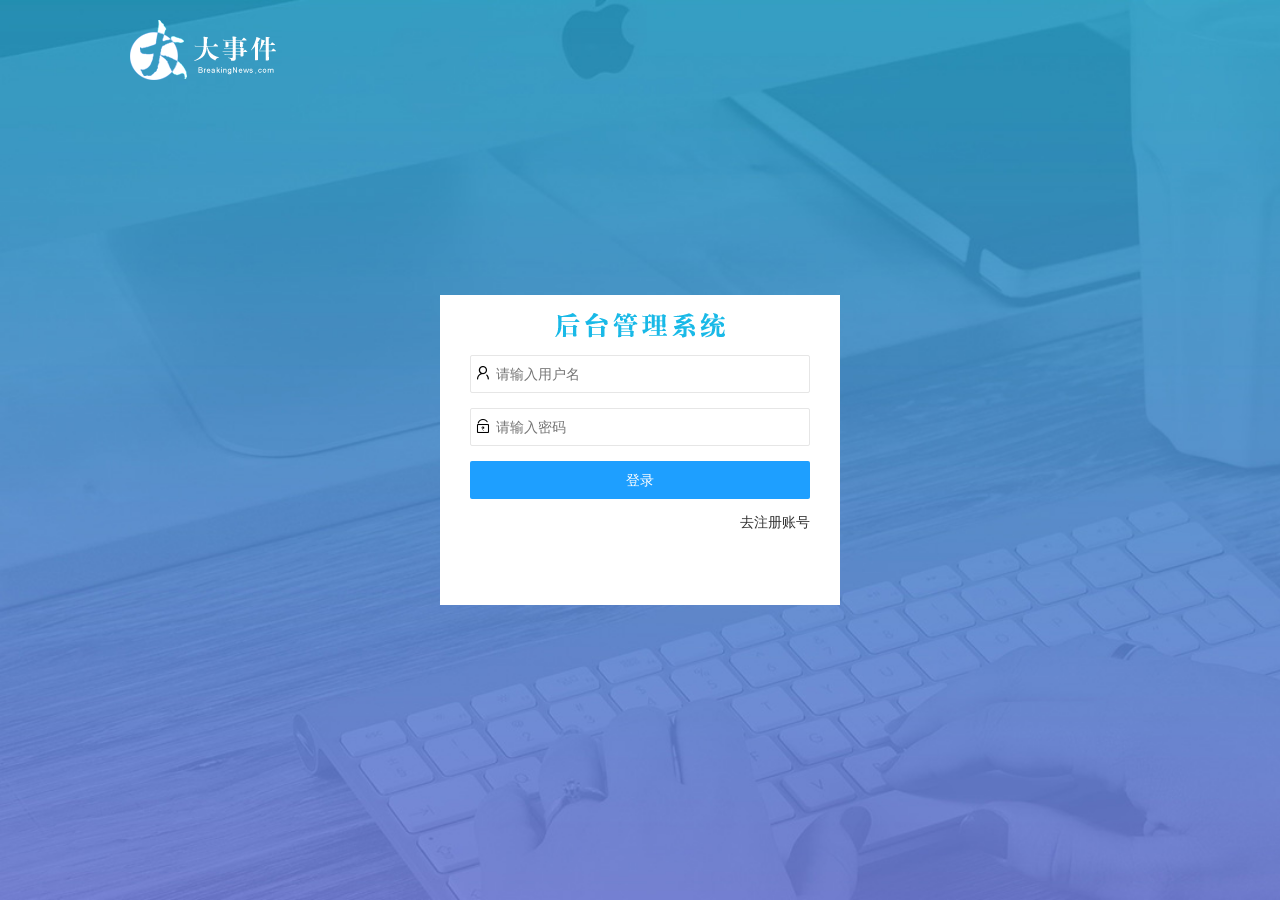
<file: index.html>
<!DOCTYPE html>
<html>

<head>
    <meta charset="utf-8">
    <meta name="viewport" content="width=device-width, initial-scale=1, maximum-scale=1">
    <title>layout 后台大布局 - Layui</title>
    <link rel="stylesheet" href="./assets/lib/layui/css/layui.css">
    <link rel="stylesheet" href="./index/index.css">
</head>

<body class="layui-layout-body">
    <div class="layui-layout layui-layout-admin">
        <!-- 头部区域 -->
        <div class="layui-header">
            <!-- 左侧：图片 -->
            <div class="layui-logo">
                <img src="./assets/images/logo.png" alt="">
            </div>
            <!-- 右侧：个人菜单 -->
            <ul class="layui-nav layui-layout-right">
                <li class="layui-nav-item">
                    <a href="javascript:;" class="userinfo">
                        <span class="avatar">L</span>
                        <img src="http://t.cn/RCzsdCq" class="layui-nav-img"> 个人中心
                    </a>

                    <dl class="layui-nav-child">
                        <dd><a href="./user/info/info.html" target="fm">基本资料</a></dd>
                        <dd><a href="./user/repwd/repwd.html" target="fm">重置密码</a></dd>
                        <dd><a href="./user/avatar/avatar.html" target="fm">更换头像</a></dd>

                    </dl>

                </li>

                <li class="layui-nav-item">
                    <a href="javascript:;" id="logout">
                        <i class="layui-icon layui-icon-logout"></i>退出
                    </a>
                </li>

            </ul>
        </div>

        <!-- 左侧导航 -->
        <div class="layui-side layui-bg-black">
            <div class="layui-side-scroll">
                <!-- 左侧：顶部欢迎词 -->
                <div class="userinfo">
                    <span class="avatar">张</span>
                    <img src="http://t.cn/RCzsdCq" class="layui-nav-img"> 欢迎你


                    <span class="username">张大爷</span>
                </div>

                <!-- 左侧：导航区-->
                <ul class="layui-nav layui-nav-tree" lay-filter="test" lay-shrink="all">
                    <!-- ***************************************************首页 -->
                    <li class="layui-nav-item layui-this">
                        <a href="./home/home.html" target="fm">
                            <i class="layui-icon layui-icon-home"></i>首页
                        </a>
                    </li>


                    <!-- ***************************************************文章管理 -->
                    <li class="layui-nav-item">

                        <a class="" href="javascript:;">
                            <i class="layui-icon layui-icon-form"></i>文章管理
                        </a>

                        <dl class="layui-nav-child">
                            <dd>
                                <a href="./article/category/category.html" target="fm">
                                    <i class="layui-icon layui-icon-app"></i>类别管理
                                </a>
                            </dd>


                            <dd>
                                <a href="./article/list/list.html" target="fm">
                                    <i class="layui-icon layui-icon-app"></i>文章列表
                                </a>
                            </dd>


                            <dd>
                                <a href="./article/publisher/publisher.html" target="fm">
                                    <i class="layui-icon layui-icon-app"></i>发表文章
                                </a>
                            </dd>
                        </dl>
                    </li>

                    <!-- *****************************************************个人中心 -->
                    <li class="layui-nav-item">


                        <a href="javascript:;">
                            <i class="layui-icon layui-icon-user"></i>个人中心
                        </a>


                        <dl class="layui-nav-child">

                            <dd>
                                <a href="./user/info/info.html" target="fm">
                                    <i class="layui-icon layui-icon-app"></i>基本资料
                                </a>
                            </dd>

                            <dd>
                                <a href="./user/repwd/repwd.html" target="fm">
                                    <i class="layui-icon layui-icon-app"></i> 重置密码
                                </a>
                            </dd>

                            <dd>
                                <a href="./user/avatar/avatar.html" target="fm">
                                    <i class="layui-icon layui-icon-app"></i>更换头像
                                </a>
                            </dd>
                        </dl>



                    </li>
                </ul>
            </div>
        </div>

        <!-- 右侧区域 -->
        <div class="layui-body">
            <!-- 内容主体区域 -->
            <!-- <div style="padding: 15px;">内容主体区域</div> -->
            <iframe src="./home/home.html" name="fm" frameborder="0"></iframe>
        </div>

        <div class="layui-footer">
            <!-- 底部固定区域 -->
            © layui.com - 底部固定区域
        </div>
    </div>

</body>


<script src="./assets/lib/layui/layui.all.js"></script>
<script src="./assets/lib/jquery.js"></script>
<script src="./common.js"></script>
<script src="./index/index.js"></script>


</html>
</file>
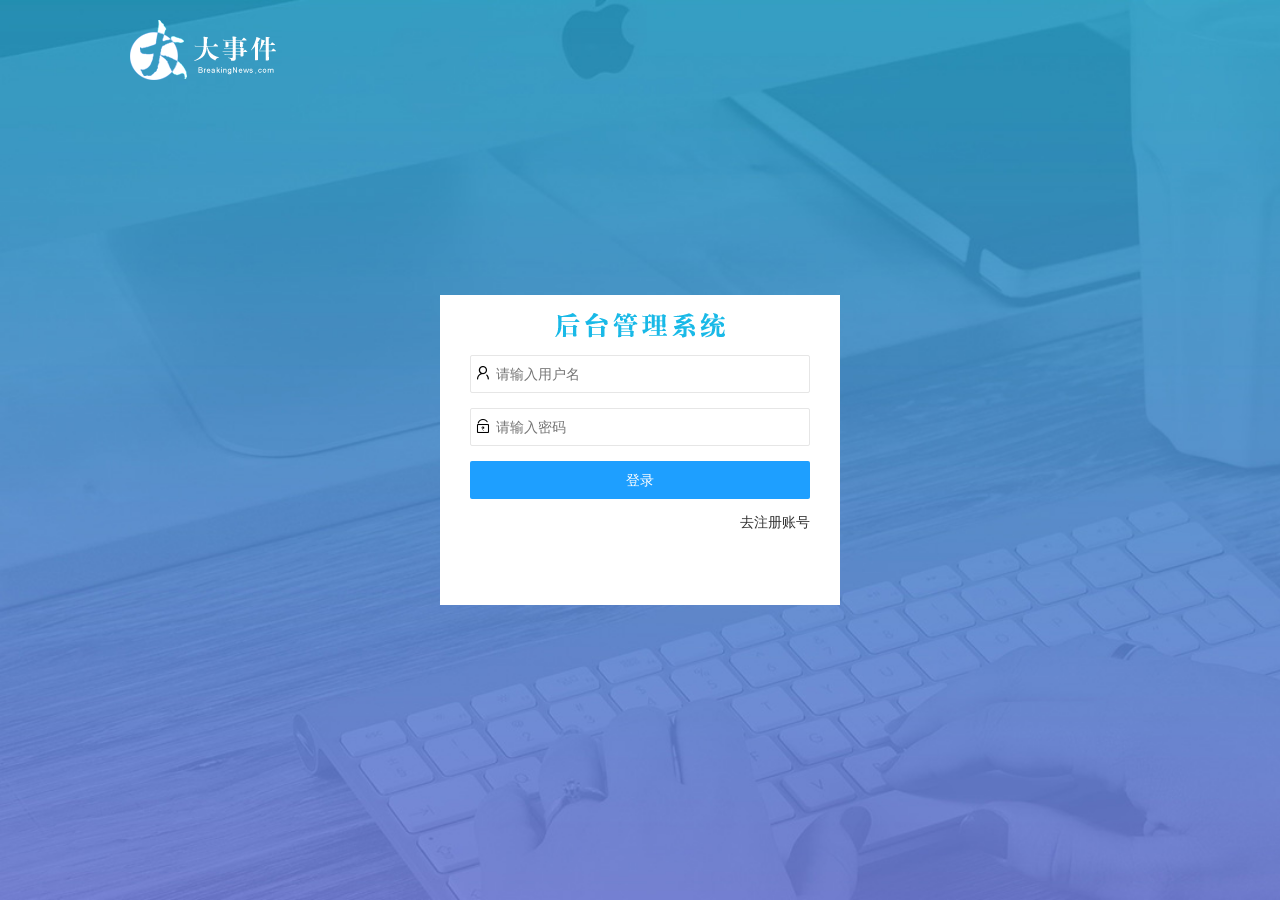
<file: login.html>
<!DOCTYPE html>
<html lang="en">

<head>
    <meta charset="UTF-8">
    <meta name="viewport" content="width=device-width, initial-scale=1.0">
    <title>Document</title>
    <!-- 开会：UI出图给前端，按照UI设计稿还原实现页面 -->
    <!-- 加载css文件 -->
    <link rel="stylesheet" href="./assets/lib/layui/css/layui.css">
    <link rel="stylesheet" href="./login/login.css">
</head>

<body>
    <!-- logo -->
    <div id="logo">
        <img src="./assets/images/logo.png" />
    </div>


    <!-- 登录的盒子 start -->
    <div id="login">
        <!-- 盒子的标题 -->
        <div class="title"></div>
        <!-- 登录的表单 -->
        <form action="" class="layui-form">
            <!-- 第一行：用户名 -->
            <div class="layui-form-item">
                <i class="layui-icon layui-icon-username"></i>
                <input type="text" name="username" required lay-verify="required" placeholder="请输入用户名" autocomplete="off" class="layui-input">
            </div>
            <!-- 第二行：密码 -->
            <div class="layui-form-item">
                <i class="layui-icon layui-icon-password"></i>
                <input type="password" name="password" required lay-verify="required" placeholder="请输入密码" autocomplete="off" class="layui-input">
            </div>
            <!-- 第三行：按钮 -->
            <div class="layui-form-item">
                <button class="layui-btn layui-btn-fluid layui-bg-blue" lay-submit lay-filter="formDemo">登录</button>
            </div>
            <!-- 第四行：去注册账号 -->
            <div class="layui-form-item">
                <a href="javascript:;" id="goto-register">去注册账号</a>
            </div>
        </form>
    </div>






    <!-- 注册的盒子 start -->
    <div id="register">
        <!-- 盒子的标题 -->
        <div class="title"></div>

        <!-- 登录的表单 -->
        <form action="" class="layui-form">
            <!-- 第一行：用户名 -->
            <div class="layui-form-item">
                <i class="layui-icon layui-icon-username"></i>
                <input type="text" name="username" id="username" required lay-verify="required" placeholder="请输入用户名" autocomplete="off" class="layui-input">
            </div>


            <!-- 第二行：密码 -->
            <div class="layui-form-item">
                <i class="layui-icon layui-icon-password"></i>
                <input type="password" name="password" id="password" required lay-verify="required|changdu" placeholder="请输入密码" autocomplete="off" class="layui-input">
            </div>


            <!-- 第三行：重复密码 -->
            <div class="layui-form-item">
                <i class="layui-icon layui-icon-password"></i>
                <input type="password" required lay-verify="required|changdu|same" placeholder="请再次输入密码" autocomplete="off" class="layui-input">
            </div>


            <!-- 第四行：按钮 -->
            <div class="layui-form-item">
                <button class="layui-btn layui-btn-fluid layui-bg-blue" lay-submit lay-filter="formDemo">注册</button>
            </div>
            <!-- 第无行：有账号，去登录 -->
            <div class="layui-form-item">
                <a href="javascript:;" id="goto-login">已有账号，去登录</a>
            </div>
        </form>
    </div>
</body>
<!-- 加载js文件 -->
<script src="./assets/lib/jquery.js"></script>
<script src="./assets/lib/layui/layui.all.js"></script>
<script src="./common.js"></script>
<script src="./login/login.js"></script>

</html>
</file>
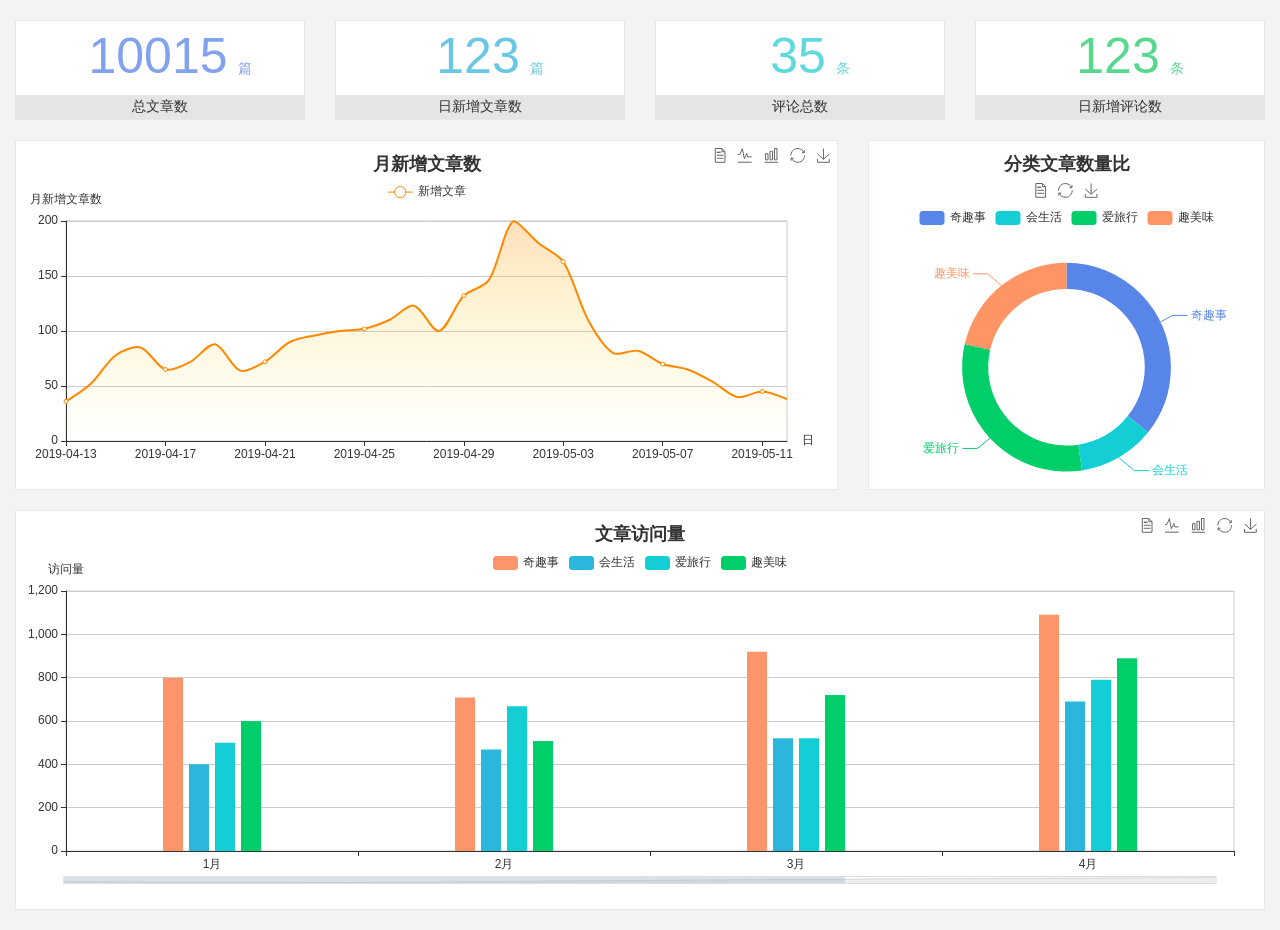
<file: home/home.html>
<!DOCTYPE html>
<html lang="en">

<head>
  <meta charset="UTF-8">
  <meta name="viewport" content="width=device-width, initial-scale=1.0">
  <meta http-equiv="X-UA-Compatible" content="ie=edge">
  <title>图表统计</title>
  <link rel="stylesheet" href="../assets/lib/bootstrap.css" />
  <link rel="stylesheet" href="./home.css" />
  <script src="../assets/lib/jquery.js"></script>
  <script type="text/javascript" src="../assets/lib/echarts.min.js"></script>
</head>

<body>
  <div class="container-fluid">
    <div class="row spannel_list">
      <div class="col-sm-3 col-xs-6">
        <div class="spannel">
          <em>10015</em><span>篇</span>
          <b>总文章数</b>
        </div>
      </div>
      <div class="col-sm-3 col-xs-6">
        <div class="spannel scolor01">
          <em>123</em><span>篇</span>
          <b>日新增文章数</b>
        </div>
      </div>
      <div class="col-sm-3 col-xs-6">
        <div class="spannel scolor02">
          <em>35</em><span>条</span>
          <b>评论总数</b>
        </div>
      </div>
      <div class="col-sm-3 col-xs-6">
        <div class="spannel scolor03">
          <em>123</em><span>条</span>
          <b>日新增评论数</b>
        </div>
      </div>
    </div>
  </div>

  <div class="container-fluid">
    <div class="row curve-pie">
      <div class="col-lg-8 col-md-8">
        <div class="gragh_pannel" id="curve_show"></div>
      </div>
      <div class="col-lg-4 col-md-4">
        <div class="gragh_pannel" id="pie_show"></div>
      </div>
    </div>
  </div>

  <div class="container-fluid">
    <div class="column_pannel" id="column_show"></div>
  </div>

</body>
<script src="./home.js"></script>

</html>
</file>
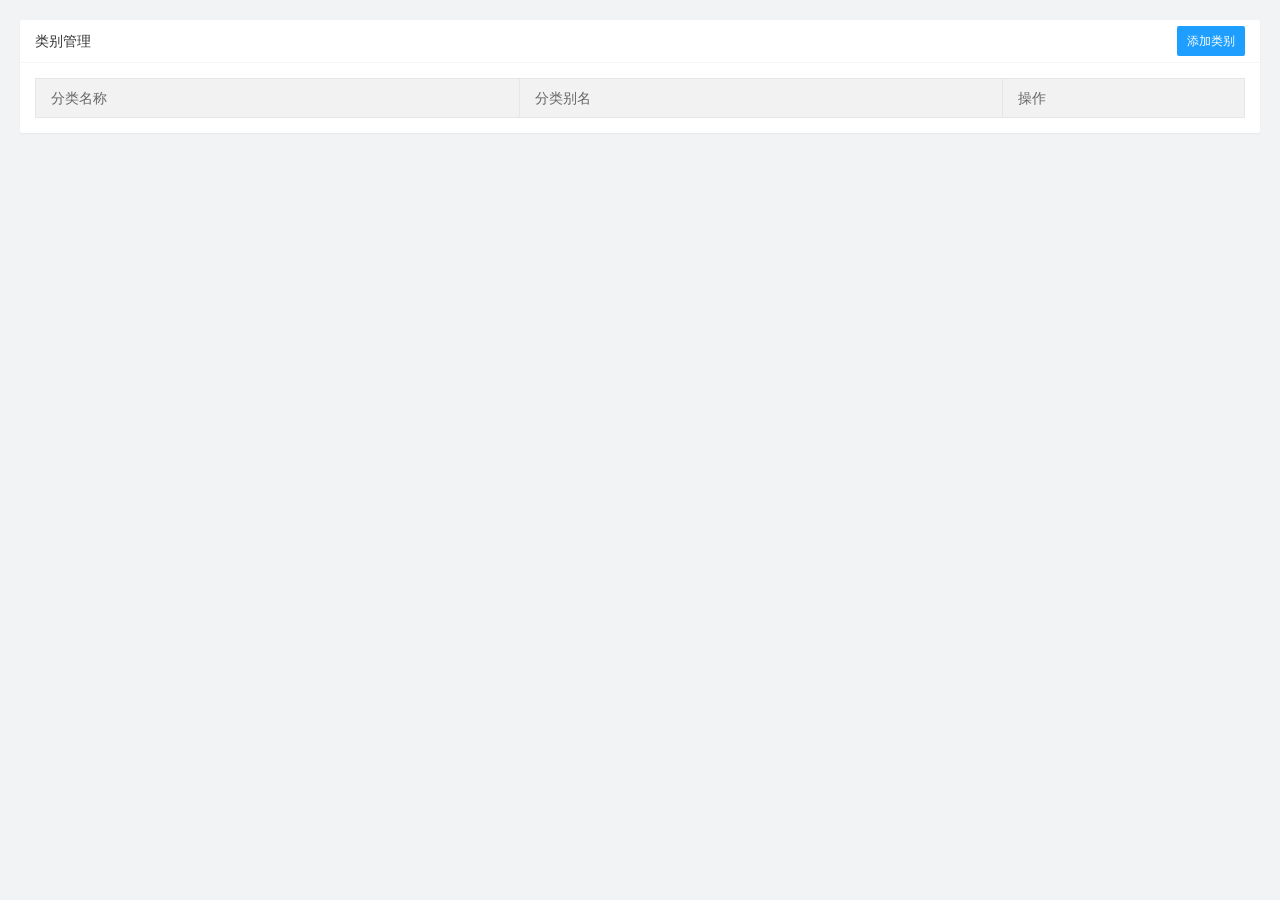
<file: article/category/category.html>
<!DOCTYPE html>
<html lang="en">

<head>
    <meta charset="UTF-8">
    <meta name="viewport" content="width=device-width, initial-scale=1.0">
    <title>Document</title>
    <link rel="stylesheet" href="../../assets/lib/layui/css/layui.css">
    <link rel="stylesheet" href="./category.css">
</head>

<body>

    <div class="layui-card">
        <div class="layui-card-header">
            类别管理
            <button type="button" class="layui-btn layui-btn-normal layui-btn-sm add">添加类别</button>
        </div>

        <div class="layui-card-body">
            <table class="layui-table">

                <!-- 规定列宽 -->
                <colgroup>
                    <col width="40%">
                    <col width="40%">
                    <col>
                </colgroup>

                <thead>
                    <tr>
                        <th>分类名称</th>
                        <th>分类别名</th>
                        <th>操作</th>
                    </tr>
                </thead>

                <tbody>



                </tbody>


            </table>
        </div>
    </div>
    <script src="../../assets/lib/jquery.js"></script>
    <script src="../../assets/lib/layui/layui.all.js"></script>
    <script src="../../common.js"></script>
    <script src="./category.js"></script>
</body>

</html>
</file>
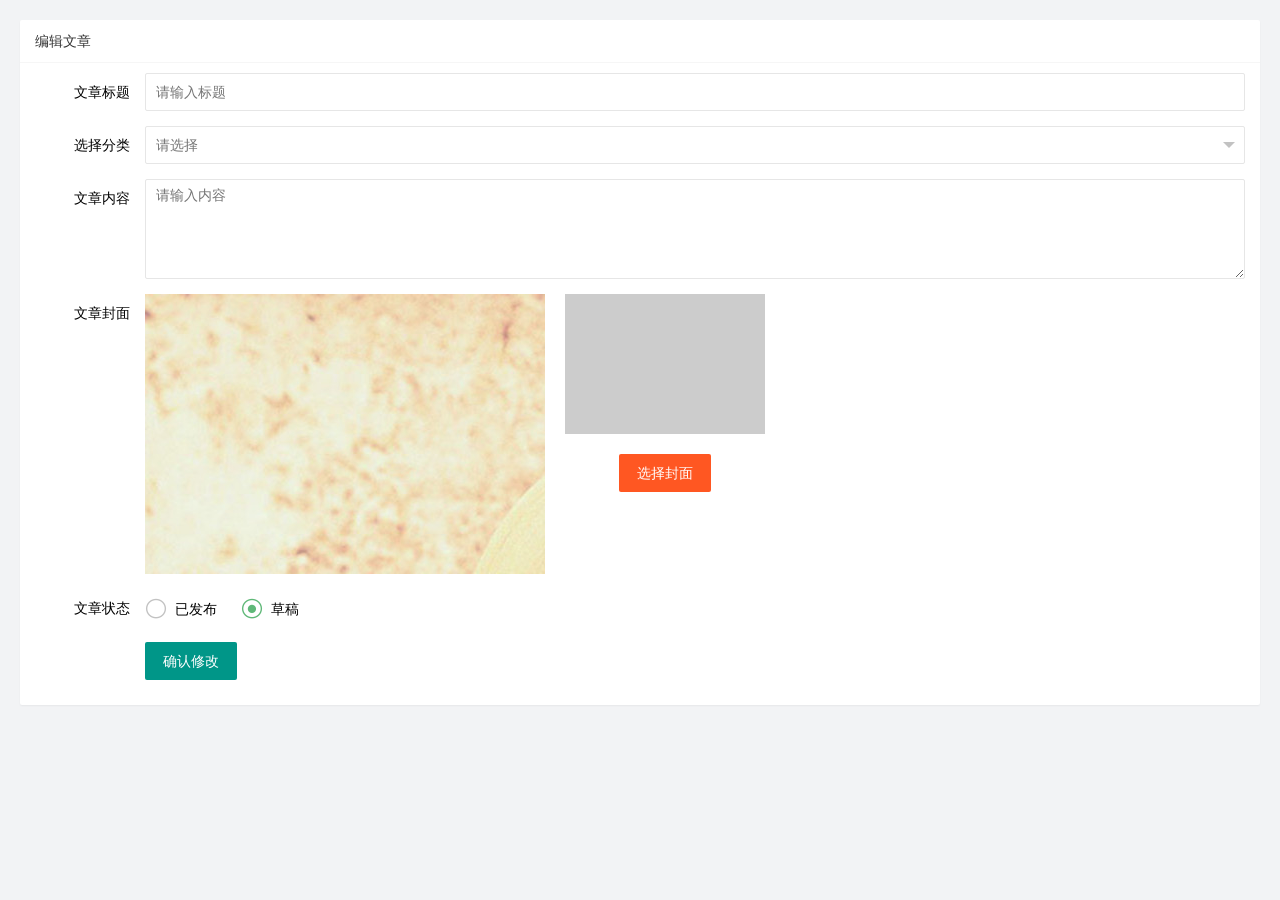
<file: article/edit/edit.html>
<!DOCTYPE html>
<html lang="en">

<head>
    <meta charset="UTF-8">
    <meta name="viewport" content="width=device-width, initial-scale=1.0">
    <title>Document</title>
    <link rel="stylesheet" href="../../assets/lib/layui/css/layui.css">
    <link rel="stylesheet" href="../../assets/lib/cropper/cropper.css" />
    <link rel="stylesheet" href="./edit.css">
</head>

<body>

    <div class="layui-card">
        <div class="layui-card-header">编辑文章</div>
        <div class="layui-card-body">
            <form class="layui-form" action="" lay-filter="edit">


                <!-- 第一项：标题 -->
                <div class="layui-form-item">
                    <label class="layui-form-label">文章标题</label>
                    <div class="layui-input-block">
                        <input type="text" name="title" required lay-verify="required" placeholder="请输入标题" autocomplete="off" class="layui-input">
                    </div>
                </div>



                <!-- 第二项：选择分类 -->
                <div class="layui-form-item">
                    <label class="layui-form-label">选择分类</label>
                    <div class="layui-input-block">
                        <select name="cate_id" lay-verify="required">

                        </select>
                    </div>
                </div>



                <!-- 第三项：内容 -->
                <div class="layui-form-item layui-form-text">
                    <label class="layui-form-label">文章内容</label>
                    <div class="layui-input-block">
                        <textarea name="content" placeholder="请输入内容" class="layui-textarea"></textarea>
                    </div>
                </div>



                <!-- 第四项：封面图片 -->
                <div class="layui-form-item">
                    <!-- 左侧的 label -->
                    <label class="layui-form-label">文章封面</label>
                    <!-- 选择封面区域 -->
                    <div class="layui-input-block cover-box">
                        <!-- 左侧裁剪区域 -->
                        <div class="cover-left">
                            <img id="image" src="../../assets/images/sample2.jpg" alt="" />
                        </div>
                        <!-- 右侧预览区域和选择封面区域 -->
                        <div class="cover-right">
                            <!-- 预览的区域 -->
                            <div class="img-preview"></div>
                            <input type="file" id="file" style="display: none;">
                            <!-- 选择封面按钮 -->
                            <button type="button" class="layui-btn layui-btn-danger selecBtn">选择封面</button>
                        </div>
                    </div>
                </div>



                <!-- 第五项：状态 -->
                <div class="layui-form-item">
                    <label class="layui-form-label">文章状态</label>
                    <div class="layui-input-block">
                        <input type="radio" name="state" value="已发布" title="已发布">
                        <input type="radio" name="state" value="草稿" title="草稿" checked>
                    </div>
                </div>


                <!-- 第六项：按钮 -->
                <div class="layui-form-item">
                    <div class="layui-input-block">

                        <button class="layui-btn" lay-submit lay-filter="formDemo">确认修改</button>
                    </div>
                </div>




            </form>
        </div>
    </div>



</body>
<script src="../../assets/lib/layui/layui.all.js"></script>
<script src="../../assets/lib/jquery.js"></script>

<script src="../../assets/lib/tinymce/tinymce.min.js"></script>
<script src="../../assets/lib/tinymce/tinymce_setup.js"></script>

<script src="../../assets/lib/cropper/Cropper.js"></script>
<script src="../../assets/lib/cropper/jquery-cropper.js"></script>

<script src="../../common.js"></script>
<script src="./edit.js"></script>

</html>
</file>
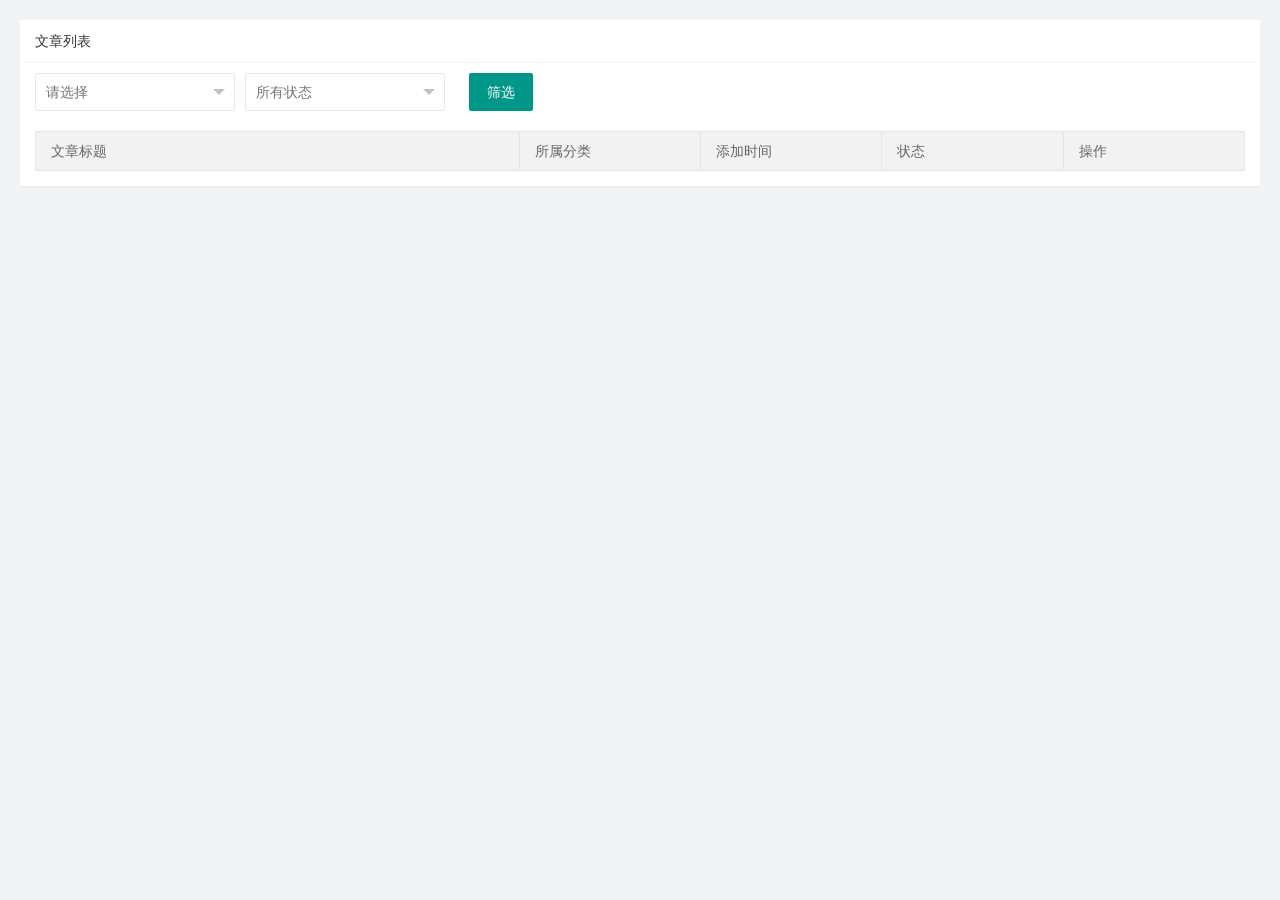
<file: article/list/list.html>
<!DOCTYPE html>
<html lang="en">

<head>
    <meta charset="UTF-8">
    <meta name="viewport" content="width=device-width, initial-scale=1.0">
    <title>Document</title>
    <link rel="stylesheet" href="../../assets/lib/layui/css/layui.css">
    <link rel="stylesheet" href="./list.css">
</head>

<body>

    <div class="layui-card">
        <div class="layui-card-header">文章列表</div>
        <div class="layui-card-body">
            <!-- **************************************表单搜索区 -->
            <form action="" class="layui-form search ">
                <div class="layui-form-item">

                    <div class="layui-inline">
                        <div class="layui-input-inline" style="width: 200px;">
                            <select name="category" lay-verify="" id="category">

                            </select>
                        </div>

                        <div class="layui-input-inline" style="width: 200px;">
                            <select name="state" lay-verify="">
                                <option value="">所有状态</option>
                                <option value="已发布">已发布</option>
                                <option value="草稿">草稿</option>
                            </select>
                        </div>


                    </div>

                    <div class="layui-inline">
                        <div class="layui-input-inline" style="width: 100px;">
                            <button class="layui-btn" lay-submit lay-filter="formDemo">筛选</button>
                        </div>
                    </div>

                </div>
            </form>


            <!-- ***************************************表格区 start -->
            <table class="layui-table">
                <colgroup>
                    <col width="40%">
                    <col width="15%">
                    <col width="15%">
                    <col width="15%">
                    <col>
                </colgroup>
                <thead>
                    <tr>
                        <th>文章标题</th>
                        <th>所属分类</th>
                        <th>添加时间</th>
                        <th>状态</th>
                        <th>操作</th>
                    </tr>
                </thead>
                <tbody>

                </tbody>
            </table>


            <!-- ***************************************分页区 start -->
            <div id="page"></div>


        </div>
    </div>


    <script src="../../assets/lib/layui/layui.all.js"></script>
    <script src="../../assets/lib/jquery.js"></script>
    <script src="../../common.js"></script>
    <script src="./list.js"></script>
</body>

</html>
</file>
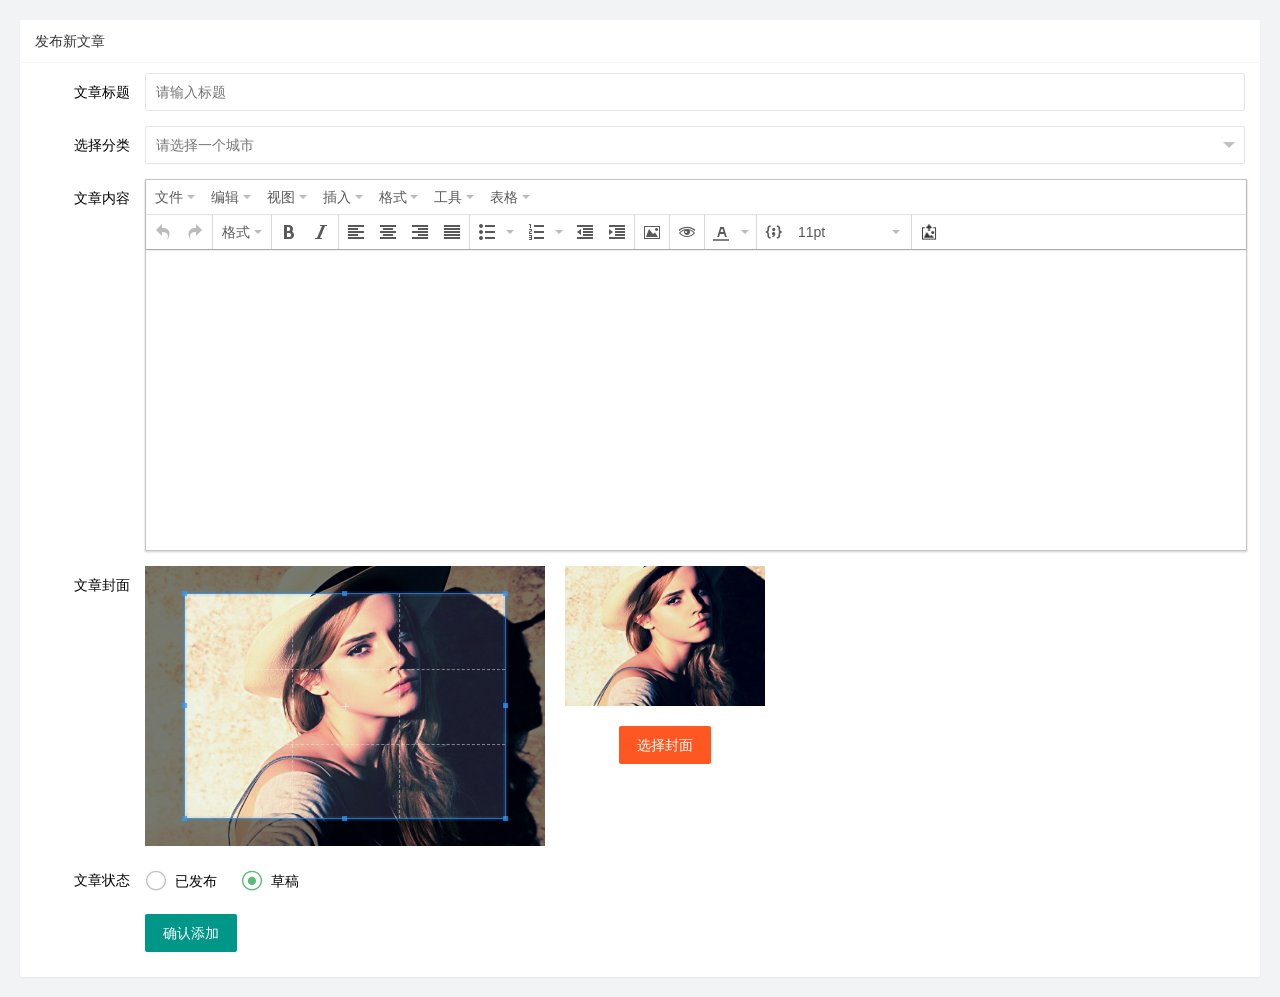
<file: article/publisher/publisher.html>
<!DOCTYPE html>
<html lang="en">

<head>
    <meta charset="UTF-8">
    <meta name="viewport" content="width=device-width, initial-scale=1.0">
    <title>Document</title>
    <link rel="stylesheet" href="../../assets/lib/layui/css/layui.css">
    <link rel="stylesheet" href="../../assets/lib/cropper/cropper.css" />
    <link rel="stylesheet" href="./publisher.css">
</head>

<body>

    <div class="layui-card">
        <div class="layui-card-header">发布新文章</div>
        <div class="layui-card-body">
            <form class="layui-form" action="">
                <!-- 第一项：标题 -->
                <div class="layui-form-item">
                    <label class="layui-form-label">文章标题</label>
                    <div class="layui-input-block">
                        <input type="text" name="title" required lay-verify="required" placeholder="请输入标题" autocomplete="off" class="layui-input">
                    </div>
                </div>


                <!-- 第二项：选择分类 -->
                <div class="layui-form-item">
                    <label class="layui-form-label">选择分类</label>
                    <div class="layui-input-block">
                        <select name="cate_id" lay-verify="required">
                            <option value="">请选择一个城市</option>
                            <option value="010">北京</option>
                            <option value="021">上海</option>
                            <option value="0571">杭州</option>
                        </select>
                    </div>
                </div>


                <!-- 第三项：内容 -->
                <div class="layui-form-item layui-form-text">
                    <label class="layui-form-label">文章内容</label>
                    <div class="layui-input-block">
                        <textarea name="content" placeholder="请输入内容" class="layui-textarea"></textarea>
                    </div>
                </div>



                <!-- 第四项：封面图片 -->
                <div class="layui-form-item">
                    <!-- 左侧的 label -->
                    <label class="layui-form-label">文章封面</label>
                    <!-- 选择封面区域 -->
                    <div class="layui-input-block cover-box">
                        <!-- 左侧裁剪区域 -->
                        <div class="cover-left">
                            <img id="image" src="../../assets/images/sample2.jpg" alt="" />
                        </div>
                        <!-- 右侧预览区域和选择封面区域 -->
                        <div class="cover-right">
                            <!-- 预览的区域 -->
                            <div class="img-preview"></div>
                            <input type="file" id="file" style="display: none;">
                            <!-- 选择封面按钮 -->
                            <button type="button" class="layui-btn layui-btn-danger selecBtn">选择封面</button>
                        </div>
                    </div>
                </div>


                <!-- 第五项：状态 -->
                <div class="layui-form-item">
                    <label class="layui-form-label">文章状态</label>
                    <div class="layui-input-block">
                        <input type="radio" name="state" value="已发布" title="已发布">
                        <input type="radio" name="state" value="草稿" title="草稿" checked>
                    </div>
                </div>



                <!-- 第六项：按钮 -->
                <div class="layui-form-item">
                    <div class="layui-input-block">
                        <button class="layui-btn" lay-submit lay-filter="formDemo">确认添加</button>
                    </div>
                </div>



            </form>
        </div>
    </div>


</body>
<!-- jq  layui -->
<script src="../../assets/lib/layui/layui.all.js"></script>
<script src="../../assets/lib/jquery.js"></script>
<!-- 富文本编辑器插件 -->
<!-- 真正的js -->
<script src="../../assets/lib/tinymce/tinymce.min.js"></script>
<!-- 自己学校人为给大家配置好的初始化 -->
<script src="../../assets/lib/tinymce/tinymce_setup.js"></script>


<!-- 裁剪 -->
<script src="../../assets/lib/cropper/Cropper.js"></script>
<script src="../../assets/lib/cropper/jquery-cropper.js"></script>
<!-- common -->
<script src="../../common.js"></script>
<script src="./publisher.js"></script>

</html>
</file>
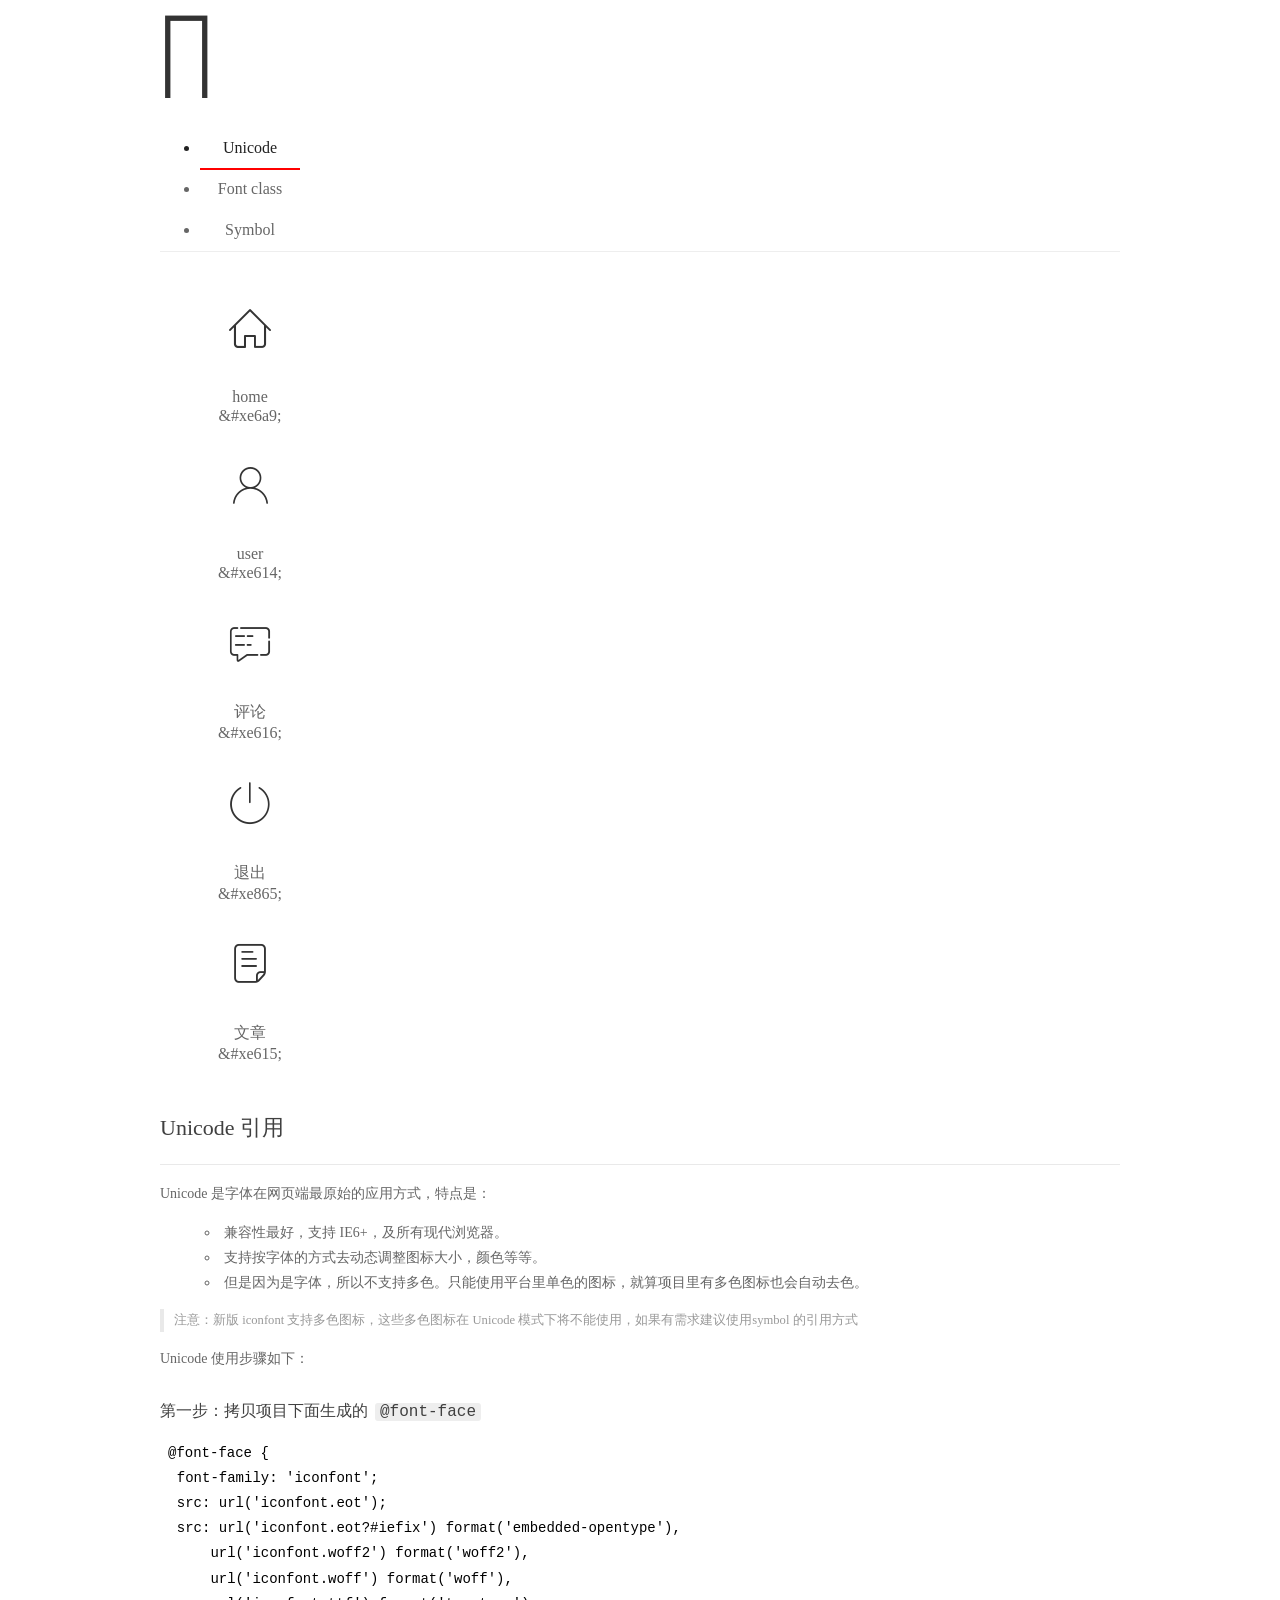
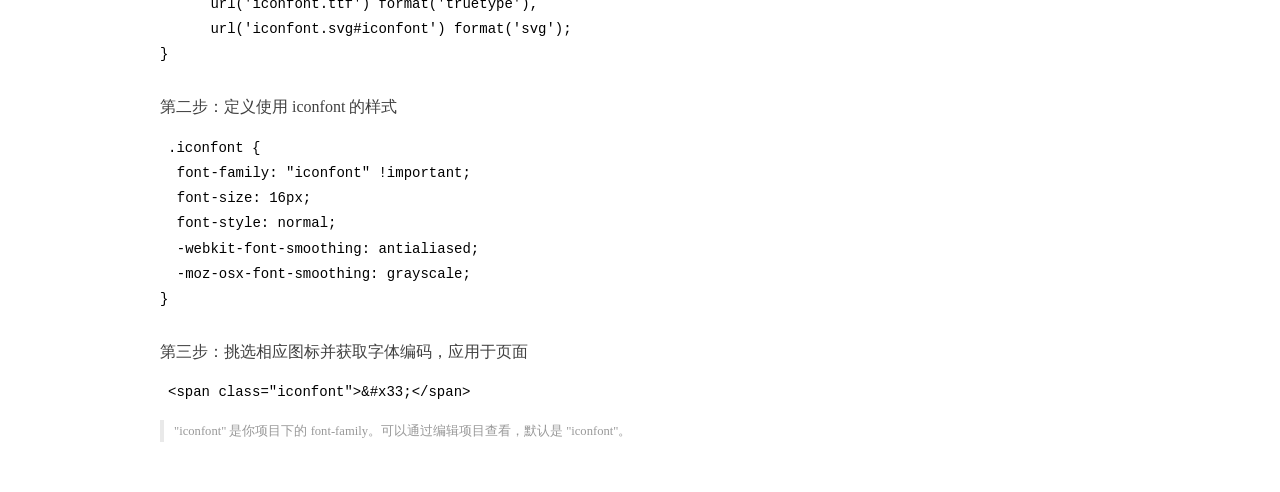
<file: assets/fonts/demo_index.html>
<!DOCTYPE html>
<html>
<head>
  <meta charset="utf-8"/>
  <title>IconFont Demo</title>
  <link rel="shortcut icon" href="https://gtms04.alicdn.com/tps/i4/TB1_oz6GVXXXXaFXpXXJDFnIXXX-64-64.ico" type="image/x-icon"/>
  <link rel="stylesheet" href="https://g.alicdn.com/thx/cube/1.3.2/cube.min.css">
  <link rel="stylesheet" href="demo.css">
  <link rel="stylesheet" href="iconfont.css">
  <script src="iconfont.js"></script>
  <!-- jQuery -->
  <script src="https://a1.alicdn.com/oss/uploads/2018/12/26/7bfddb60-08e8-11e9-9b04-53e73bb6408b.js"></script>
  <!-- 代码高亮 -->
  <script src="https://a1.alicdn.com/oss/uploads/2018/12/26/a3f714d0-08e6-11e9-8a15-ebf944d7534c.js"></script>
</head>
<body>
  <div class="main">
    <h1 class="logo"><a href="https://www.iconfont.cn/" title="iconfont 首页" target="_blank">&#xe86b;</a></h1>
    <div class="nav-tabs">
      <ul id="tabs" class="dib-box">
        <li class="dib active"><span>Unicode</span></li>
        <li class="dib"><span>Font class</span></li>
        <li class="dib"><span>Symbol</span></li>
      </ul>
      
    </div>
    <div class="tab-container">
      <div class="content unicode" style="display: block;">
          <ul class="icon_lists dib-box">
          
            <li class="dib">
              <span class="icon iconfont">&#xe6a9;</span>
                <div class="name">home</div>
                <div class="code-name">&amp;#xe6a9;</div>
              </li>
          
            <li class="dib">
              <span class="icon iconfont">&#xe614;</span>
                <div class="name">user</div>
                <div class="code-name">&amp;#xe614;</div>
              </li>
          
            <li class="dib">
              <span class="icon iconfont">&#xe616;</span>
                <div class="name">评论</div>
                <div class="code-name">&amp;#xe616;</div>
              </li>
          
            <li class="dib">
              <span class="icon iconfont">&#xe865;</span>
                <div class="name">退出</div>
                <div class="code-name">&amp;#xe865;</div>
              </li>
          
            <li class="dib">
              <span class="icon iconfont">&#xe615;</span>
                <div class="name">文章</div>
                <div class="code-name">&amp;#xe615;</div>
              </li>
          
          </ul>
          <div class="article markdown">
          <h2 id="unicode-">Unicode 引用</h2>
          <hr>

          <p>Unicode 是字体在网页端最原始的应用方式，特点是：</p>
          <ul>
            <li>兼容性最好，支持 IE6+，及所有现代浏览器。</li>
            <li>支持按字体的方式去动态调整图标大小，颜色等等。</li>
            <li>但是因为是字体，所以不支持多色。只能使用平台里单色的图标，就算项目里有多色图标也会自动去色。</li>
          </ul>
          <blockquote>
            <p>注意：新版 iconfont 支持多色图标，这些多色图标在 Unicode 模式下将不能使用，如果有需求建议使用symbol 的引用方式</p>
          </blockquote>
          <p>Unicode 使用步骤如下：</p>
          <h3 id="-font-face">第一步：拷贝项目下面生成的 <code>@font-face</code></h3>
<pre><code class="language-css"
>@font-face {
  font-family: 'iconfont';
  src: url('iconfont.eot');
  src: url('iconfont.eot?#iefix') format('embedded-opentype'),
      url('iconfont.woff2') format('woff2'),
      url('iconfont.woff') format('woff'),
      url('iconfont.ttf') format('truetype'),
      url('iconfont.svg#iconfont') format('svg');
}
</code></pre>
          <h3 id="-iconfont-">第二步：定义使用 iconfont 的样式</h3>
<pre><code class="language-css"
>.iconfont {
  font-family: "iconfont" !important;
  font-size: 16px;
  font-style: normal;
  -webkit-font-smoothing: antialiased;
  -moz-osx-font-smoothing: grayscale;
}
</code></pre>
          <h3 id="-">第三步：挑选相应图标并获取字体编码，应用于页面</h3>
<pre>
<code class="language-html"
>&lt;span class="iconfont"&gt;&amp;#x33;&lt;/span&gt;
</code></pre>
          <blockquote>
            <p>"iconfont" 是你项目下的 font-family。可以通过编辑项目查看，默认是 "iconfont"。</p>
          </blockquote>
          </div>
      </div>
      <div class="content font-class">
        <ul class="icon_lists dib-box">
          
          <li class="dib">
            <span class="icon iconfont icon-home"></span>
            <div class="name">
              home
            </div>
            <div class="code-name">.icon-home
            </div>
          </li>
          
          <li class="dib">
            <span class="icon iconfont icon-user"></span>
            <div class="name">
              user
            </div>
            <div class="code-name">.icon-user
            </div>
          </li>
          
          <li class="dib">
            <span class="icon iconfont icon-pinglun"></span>
            <div class="name">
              评论
            </div>
            <div class="code-name">.icon-pinglun
            </div>
          </li>
          
          <li class="dib">
            <span class="icon iconfont icon-tuichu"></span>
            <div class="name">
              退出
            </div>
            <div class="code-name">.icon-tuichu
            </div>
          </li>
          
          <li class="dib">
            <span class="icon iconfont icon-16"></span>
            <div class="name">
              文章
            </div>
            <div class="code-name">.icon-16
            </div>
          </li>
          
        </ul>
        <div class="article markdown">
        <h2 id="font-class-">font-class 引用</h2>
        <hr>

        <p>font-class 是 Unicode 使用方式的一种变种，主要是解决 Unicode 书写不直观，语意不明确的问题。</p>
        <p>与 Unicode 使用方式相比，具有如下特点：</p>
        <ul>
          <li>兼容性良好，支持 IE8+，及所有现代浏览器。</li>
          <li>相比于 Unicode 语意明确，书写更直观。可以很容易分辨这个 icon 是什么。</li>
          <li>因为使用 class 来定义图标，所以当要替换图标时，只需要修改 class 里面的 Unicode 引用。</li>
          <li>不过因为本质上还是使用的字体，所以多色图标还是不支持的。</li>
        </ul>
        <p>使用步骤如下：</p>
        <h3 id="-fontclass-">第一步：引入项目下面生成的 fontclass 代码：</h3>
<pre><code class="language-html">&lt;link rel="stylesheet" href="./iconfont.css"&gt;
</code></pre>
        <h3 id="-">第二步：挑选相应图标并获取类名，应用于页面：</h3>
<pre><code class="language-html">&lt;span class="iconfont icon-xxx"&gt;&lt;/span&gt;
</code></pre>
        <blockquote>
          <p>"
            iconfont" 是你项目下的 font-family。可以通过编辑项目查看，默认是 "iconfont"。</p>
        </blockquote>
      </div>
      </div>
      <div class="content symbol">
          <ul class="icon_lists dib-box">
          
            <li class="dib">
                <svg class="icon svg-icon" aria-hidden="true">
                  <use xlink:href="#icon-home"></use>
                </svg>
                <div class="name">home</div>
                <div class="code-name">#icon-home</div>
            </li>
          
            <li class="dib">
                <svg class="icon svg-icon" aria-hidden="true">
                  <use xlink:href="#icon-user"></use>
                </svg>
                <div class="name">user</div>
                <div class="code-name">#icon-user</div>
            </li>
          
            <li class="dib">
                <svg class="icon svg-icon" aria-hidden="true">
                  <use xlink:href="#icon-pinglun"></use>
                </svg>
                <div class="name">评论</div>
                <div class="code-name">#icon-pinglun</div>
            </li>
          
            <li class="dib">
                <svg class="icon svg-icon" aria-hidden="true">
                  <use xlink:href="#icon-tuichu"></use>
                </svg>
                <div class="name">退出</div>
                <div class="code-name">#icon-tuichu</div>
            </li>
          
            <li class="dib">
                <svg class="icon svg-icon" aria-hidden="true">
                  <use xlink:href="#icon-16"></use>
                </svg>
                <div class="name">文章</div>
                <div class="code-name">#icon-16</div>
            </li>
          
          </ul>
          <div class="article markdown">
          <h2 id="symbol-">Symbol 引用</h2>
          <hr>

          <p>这是一种全新的使用方式，应该说这才是未来的主流，也是平台目前推荐的用法。相关介绍可以参考这篇<a href="">文章</a>
            这种用法其实是做了一个 SVG 的集合，与另外两种相比具有如下特点：</p>
          <ul>
            <li>支持多色图标了，不再受单色限制。</li>
            <li>通过一些技巧，支持像字体那样，通过 <code>font-size</code>, <code>color</code> 来调整样式。</li>
            <li>兼容性较差，支持 IE9+，及现代浏览器。</li>
            <li>浏览器渲染 SVG 的性能一般，还不如 png。</li>
          </ul>
          <p>使用步骤如下：</p>
          <h3 id="-symbol-">第一步：引入项目下面生成的 symbol 代码：</h3>
<pre><code class="language-html">&lt;script src="./iconfont.js"&gt;&lt;/script&gt;
</code></pre>
          <h3 id="-css-">第二步：加入通用 CSS 代码（引入一次就行）：</h3>
<pre><code class="language-html">&lt;style&gt;
.icon {
  width: 1em;
  height: 1em;
  vertical-align: -0.15em;
  fill: currentColor;
  overflow: hidden;
}
&lt;/style&gt;
</code></pre>
          <h3 id="-">第三步：挑选相应图标并获取类名，应用于页面：</h3>
<pre><code class="language-html">&lt;svg class="icon" aria-hidden="true"&gt;
  &lt;use xlink:href="#icon-xxx"&gt;&lt;/use&gt;
&lt;/svg&gt;
</code></pre>
          </div>
      </div>

    </div>
  </div>
  <script>
  $(document).ready(function () {
      $('.tab-container .content:first').show()

      $('#tabs li').click(function (e) {
        var tabContent = $('.tab-container .content')
        var index = $(this).index()

        if ($(this).hasClass('active')) {
          return
        } else {
          $('#tabs li').removeClass('active')
          $(this).addClass('active')

          tabContent.hide().eq(index).fadeIn()
        }
      })
    })
  </script>
</body>
</html>
</file>
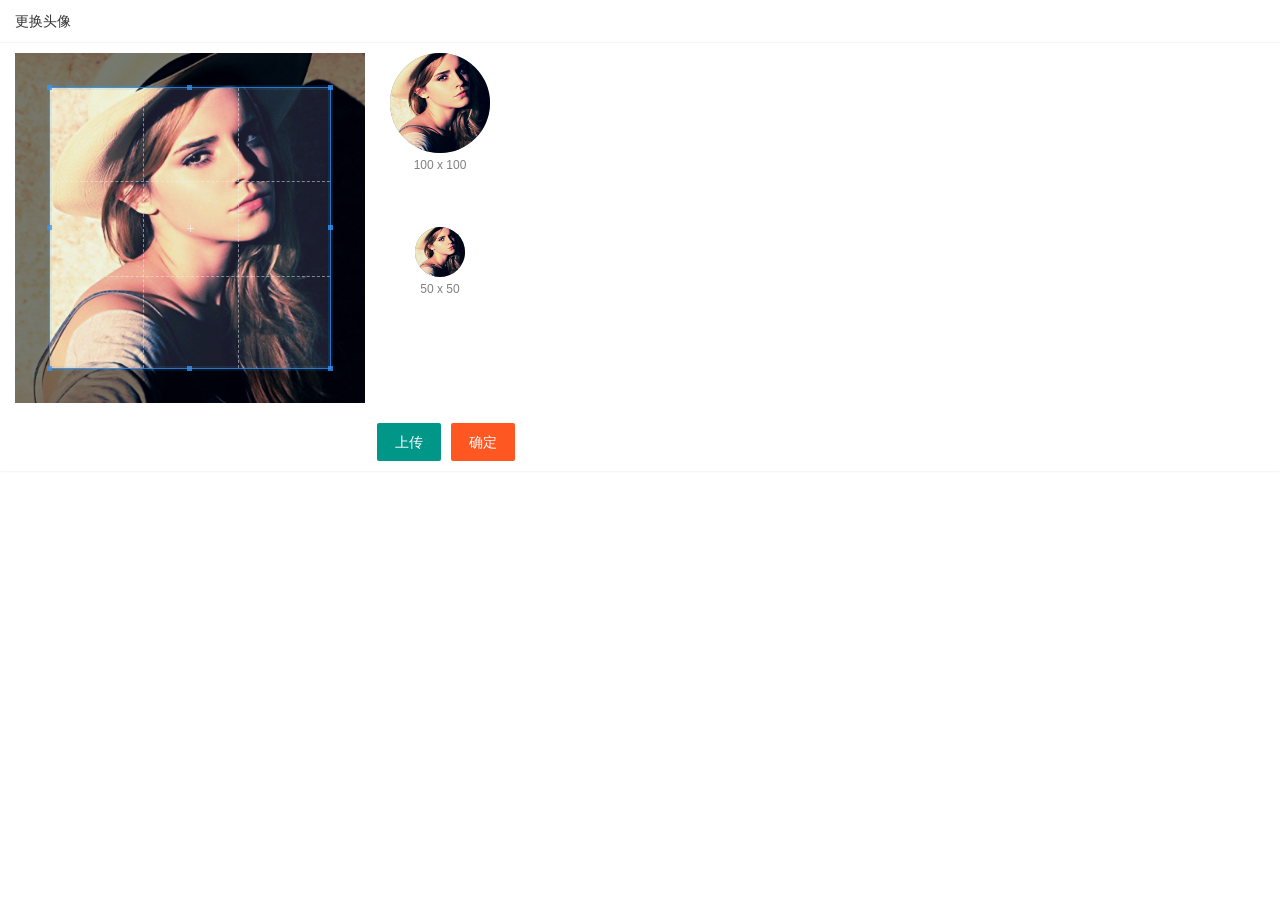
<file: user/avatar/avatar.html>
<!DOCTYPE html>
<html lang="en">

<head>
  <meta charset="UTF-8">
  <meta name="viewport" content="width=device-width, initial-scale=1.0">
  <title>Document</title>
  <link rel="stylesheet" href="../../assets/lib/layui/css/layui.css">
  <link rel="stylesheet" href="../../assets/lib/cropper/cropper.css">
  <link rel="stylesheet" href="./avatar.css">
</head>

<body>

  <div class="layui-card">
    <div class="layui-card-header">更换头像</div>
    <div class="layui-card-body">
      <!-- 第一行的图片裁剪和预览区域 -->
      <div class="row1">
        <!-- 图片裁剪区域 -->
        <div class="cropper-box">
          <!-- 这个 img 标签很重要，将来会把它初始化为裁剪区域 -->
          <img id="image" src="../../assets/images/sample.jpg" />
        </div>
        <!-- 图片的预览区域 -->
        <div class="preview-box">
          <div>
            <!-- 宽高为 100px 的预览区域 -->
            <div class="img-preview w100"></div>
            <p class="size">100 x 100</p>
          </div>
          <div>
            <!-- 宽高为 50px 的预览区域 -->
            <div class="img-preview w50"></div>
            <p class="size">50 x 50</p>
          </div>
        </div>
      </div>

      <!-- 第二行的按钮区域 -->
      <div class="row2">
        <input type="file" id="file" style="display: none;">
        <button type="button" class="layui-btn shang">上传</button>
        <button type="button" class="layui-btn layui-btn-danger sure">确定</button>
      </div>
    </div>
  </div>

  <script src="../../assets/lib/jquery.js"></script>
  <!-- 必须在jQuery之后，按照顺序加载剪裁插件 -->
  <script src="../../assets/lib/cropper/Cropper.js"></script>
  <script src="../../assets/lib/cropper/jquery-cropper.js"></script>

  <script src="../../assets/lib/layui/layui.all.js"></script>
  <script src="../../common.js"></script>
  <script src="./avatar.js"></script>
</body>

</html>
</file>
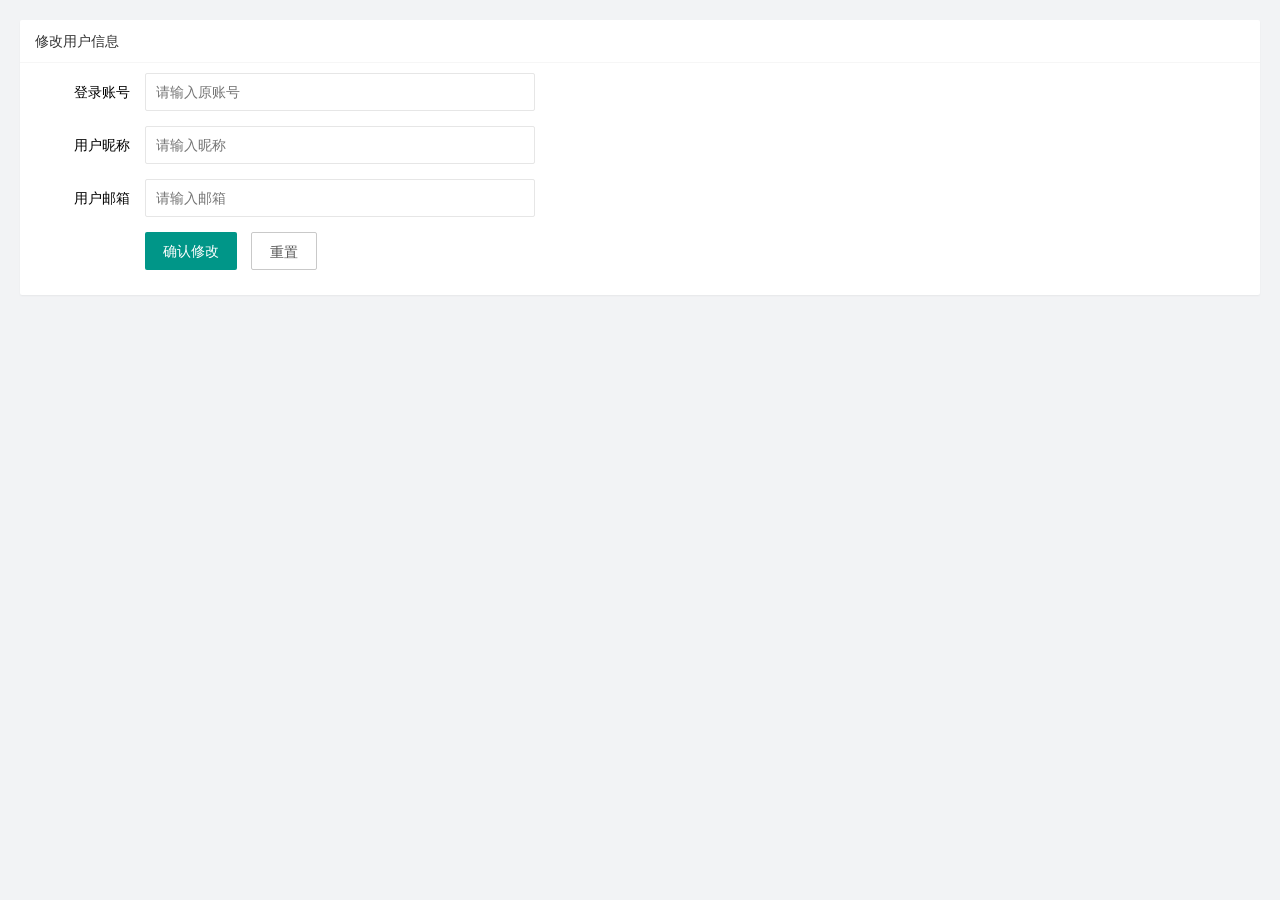
<file: user/info/info.html>
<!DOCTYPE html>
<html lang="en">

<head>
    <meta charset="UTF-8">
    <meta name="viewport" content="width=device-width, initial-scale=1.0">
    <title>Document</title>
    <link rel="stylesheet" href="../../assets/lib/layui/css/layui.css">
    <link rel="stylesheet" href="./info.css">
</head>

<body>

    <div class="layui-card">
        <div class="layui-card-header">修改用户信息</div>
        <div class="layui-card-body">
            <form class="layui-form" action="" lay-filter="info">
                <!-- 第一行：登录账号 -->
                <div class="layui-form-item">
                    <label class="layui-form-label">登录账号</label>
                    <div class="layui-input-block">
                        <input type="text" name="username" disabled required lay-verify="required" placeholder="请输入原账号" autocomplete="off" class="layui-input">
                    </div>
                </div>

                <!-- 第二行：用户昵称 -->
                <div class="layui-form-item">
                    <label class="layui-form-label">用户昵称</label>
                    <div class="layui-input-block">
                        <input type="text" name="nickname" required lay-verify="required" placeholder="请输入昵称" autocomplete="off" class="layui-input">
                    </div>
                </div>

                <!-- 第三行：用户邮箱 -->
                <div class="layui-form-item">
                    <label class="layui-form-label">用户邮箱</label>
                    <div class="layui-input-block">
                        <input type="text" name="email" required lay-verify="required|email" placeholder="请输入邮箱" autocomplete="off" class="layui-input">
                    </div>
                </div>

                <!-- 第四行: 按钮 -->
                <div class="layui-form-item">
                    <div class="layui-input-block">
                        <input type="hidden" name="id">
                        <button class="layui-btn" lay-submit lay-filter="formDemo">确认修改</button>
                        <button type="reset" class="layui-btn layui-btn-primary reset">重置</button>
                    </div>
                </div>
            </form>
        </div>
    </div>

    <script src="../../assets/lib/jquery.js"></script>
    <script src="../../assets/lib/layui/layui.all.js"></script>
    <script src="../../common.js"></script>
    <script src="./info.js"></script>
</body>

</html>
</file>
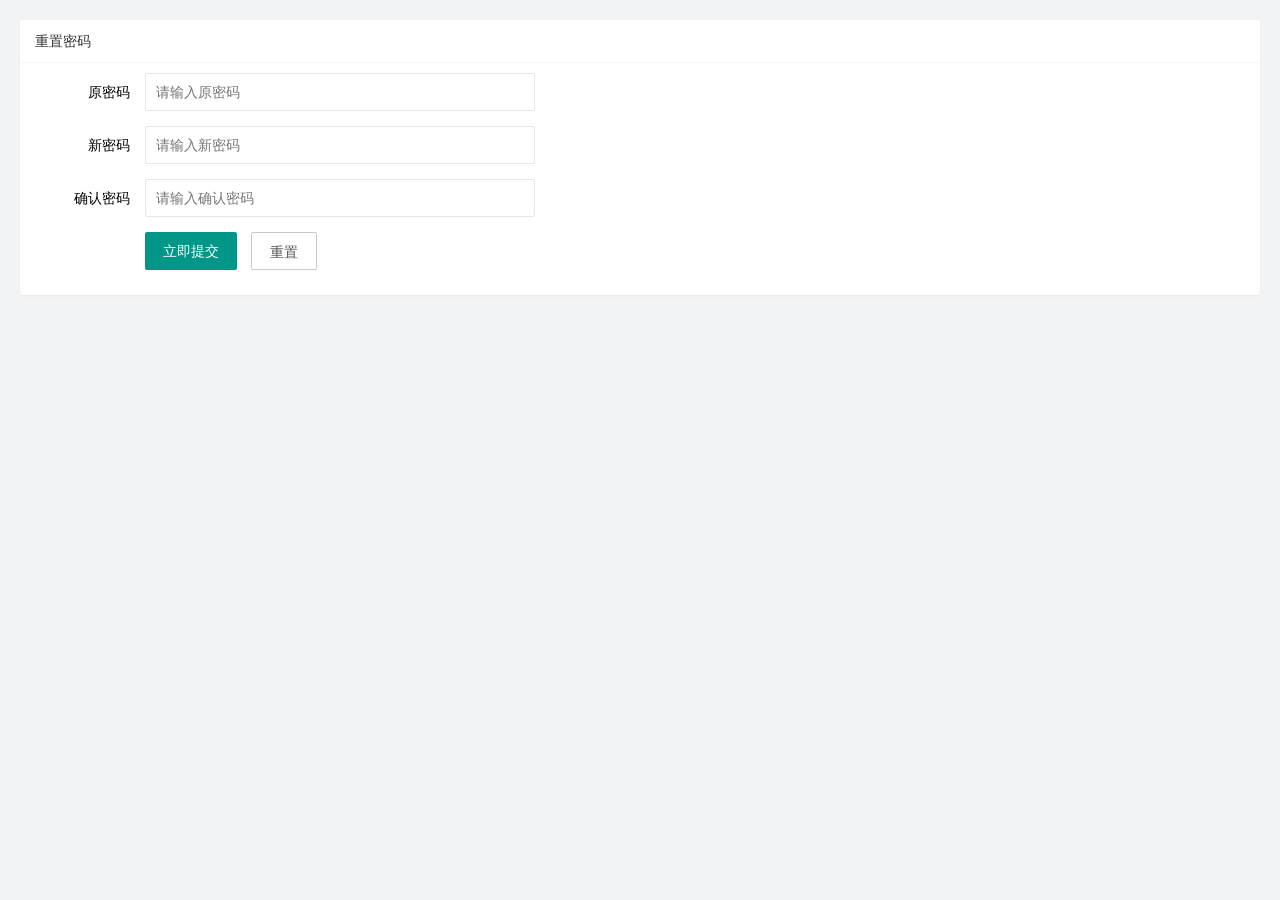
<file: user/repwd/repwd.html>
<!DOCTYPE html>
<html lang="en">

<head>
    <meta charset="UTF-8">
    <meta name="viewport" content="width=device-width, initial-scale=1.0">
    <title>Document</title>
    <link rel="stylesheet" href="../../assets/lib/layui/css/layui.css">
    <link rel="stylesheet" href="./repwd.css">
</head>

<body>

    <div class="layui-card">
        <div class="layui-card-header">重置密码</div>
        <div class="layui-card-body">
            <form class="layui-form" action="">
                <!-- 第一行：原密码 -->
                <div class="layui-form-item">
                    <label class="layui-form-label">原密码</label>
                    <div class="layui-input-block">
                        <input type="password" name="oldPwd" required lay-verify="required|changdu" placeholder="请输入原密码" autocomplete="off" class="layui-input oldPwd">
                    </div>
                </div>

                <!-- 第二行：新密码 -->
                <div class="layui-form-item">
                    <label class="layui-form-label">新密码</label>
                    <div class="layui-input-block">
                        <input type="password" name="newPwd" required lay-verify="required|changdu|diff" placeholder="请输入新密码" autocomplete="off" class="layui-input newPwd">
                    </div>
                </div>

                <!-- 第三行：重复密码 -->
                <div class="layui-form-item">
                    <label class="layui-form-label">确认密码</label>
                    <div class="layui-input-block">
                        <input type="password" required lay-verify="required|changdu|same" placeholder="请输入确认密码" autocomplete="off" class="layui-input rePwd">
                    </div>
                </div>

                <!-- 第四行: 按钮 -->
                <div class="layui-form-item">
                    <div class="layui-input-block">
                        <button class="layui-btn" lay-submit lay-filter="formDemo">立即提交</button>
                        <button type="reset" class="layui-btn layui-btn-primary">重置</button>
                    </div>
                </div>
            </form>
        </div>
    </div>

    <script src="../../assets/lib/jquery.js"></script>
    <script src="../../assets/lib/layui/layui.all.js"></script>
    <script src="../../common.js"></script>
    <script src="./repwd.js"></script>
</body>

</html>
</file>
<file: assets/lib/layui/css/layui.css>
/** layui-v2.5.6 MIT License By https://www.layui.com */
 .layui-inline,img{display:inline-block;vertical-align:middle}h1,h2,h3,h4,h5,h6{font-weight:400}.layui-edge,.layui-header,.layui-inline,.layui-main{position:relative}.layui-body,.layui-edge,.layui-elip{overflow:hidden}.layui-btn,.layui-edge,.layui-inline,img{vertical-align:middle}.layui-btn,.layui-disabled,.layui-icon,.layui-unselect{-moz-user-select:none;-webkit-user-select:none;-ms-user-select:none}.layui-elip,.layui-form-checkbox span,.layui-form-pane .layui-form-label{text-overflow:ellipsis;white-space:nowrap}.layui-breadcrumb,.layui-tree-btnGroup{visibility:hidden}blockquote,body,button,dd,div,dl,dt,form,h1,h2,h3,h4,h5,h6,input,li,ol,p,pre,td,textarea,th,ul{margin:0;padding:0;-webkit-tap-highlight-color:rgba(0,0,0,0)}a:active,a:hover{outline:0}img{border:none}li{list-style:none}table{border-collapse:collapse;border-spacing:0}h4,h5,h6{font-size:100%}button,input,optgroup,option,select,textarea{font-family:inherit;font-size:inherit;font-style:inherit;font-weight:inherit;outline:0}pre{white-space:pre-wrap;white-space:-moz-pre-wrap;white-space:-pre-wrap;white-space:-o-pre-wrap;word-wrap:break-word}body{line-height:24px;font:14px Helvetica Neue,Helvetica,PingFang SC,Tahoma,Arial,sans-serif}hr{height:1px;margin:10px 0;border:0;clear:both}a{color:#333;text-decoration:none}a:hover{color:#777}a cite{font-style:normal;*cursor:pointer}.layui-border-box,.layui-border-box *{box-sizing:border-box}.layui-box,.layui-box *{box-sizing:content-box}.layui-clear{clear:both;*zoom:1}.layui-clear:after{content:'\20';clear:both;*zoom:1;display:block;height:0}.layui-inline{*display:inline;*zoom:1}.layui-edge{display:inline-block;width:0;height:0;border-width:6px;border-style:dashed;border-color:transparent}.layui-edge-top{top:-4px;border-bottom-color:#999;border-bottom-style:solid}.layui-edge-right{border-left-color:#999;border-left-style:solid}.layui-edge-bottom{top:2px;border-top-color:#999;border-top-style:solid}.layui-edge-left{border-right-color:#999;border-right-style:solid}.layui-disabled,.layui-disabled:hover{color:#d2d2d2!important;cursor:not-allowed!important}.layui-circle{border-radius:100%}.layui-show{display:block!important}.layui-hide{display:none!important}@font-face{font-family:layui-icon;src:url(../font/iconfont.eot?v=256);src:url(../font/iconfont.eot?v=256#iefix) format('embedded-opentype'),url(../font/iconfont.woff2?v=256) format('woff2'),url(../font/iconfont.woff?v=256) format('woff'),url(../font/iconfont.ttf?v=256) format('truetype'),url(../font/iconfont.svg?v=256#layui-icon) format('svg')}.layui-icon{font-family:layui-icon!important;font-size:16px;font-style:normal;-webkit-font-smoothing:antialiased;-moz-osx-font-smoothing:grayscale}.layui-icon-reply-fill:before{content:"\e611"}.layui-icon-set-fill:before{content:"\e614"}.layui-icon-menu-fill:before{content:"\e60f"}.layui-icon-search:before{content:"\e615"}.layui-icon-share:before{content:"\e641"}.layui-icon-set-sm:before{content:"\e620"}.layui-icon-engine:before{content:"\e628"}.layui-icon-close:before{content:"\1006"}.layui-icon-close-fill:before{content:"\1007"}.layui-icon-chart-screen:before{content:"\e629"}.layui-icon-star:before{content:"\e600"}.layui-icon-circle-dot:before{content:"\e617"}.layui-icon-chat:before{content:"\e606"}.layui-icon-release:before{content:"\e609"}.layui-icon-list:before{content:"\e60a"}.layui-icon-chart:before{content:"\e62c"}.layui-icon-ok-circle:before{content:"\1005"}.layui-icon-layim-theme:before{content:"\e61b"}.layui-icon-table:before{content:"\e62d"}.layui-icon-right:before{content:"\e602"}.layui-icon-left:before{content:"\e603"}.layui-icon-cart-simple:before{content:"\e698"}.layui-icon-face-cry:before{content:"\e69c"}.layui-icon-face-smile:before{content:"\e6af"}.layui-icon-survey:before{content:"\e6b2"}.layui-icon-tree:before{content:"\e62e"}.layui-icon-ie:before{content:"\e7bb"}.layui-icon-upload-circle:before{content:"\e62f"}.layui-icon-add-circle:before{content:"\e61f"}.layui-icon-download-circle:before{content:"\e601"}.layui-icon-templeate-1:before{content:"\e630"}.layui-icon-util:before{content:"\e631"}.layui-icon-face-surprised:before{content:"\e664"}.layui-icon-edit:before{content:"\e642"}.layui-icon-speaker:before{content:"\e645"}.layui-icon-down:before{content:"\e61a"}.layui-icon-file:before{content:"\e621"}.layui-icon-layouts:before{content:"\e632"}.layui-icon-rate-half:before{content:"\e6c9"}.layui-icon-add-circle-fine:before{content:"\e608"}.layui-icon-prev-circle:before{content:"\e633"}.layui-icon-read:before{content:"\e705"}.layui-icon-404:before{content:"\e61c"}.layui-icon-carousel:before{content:"\e634"}.layui-icon-help:before{content:"\e607"}.layui-icon-code-circle:before{content:"\e635"}.layui-icon-windows:before{content:"\e67f"}.layui-icon-water:before{content:"\e636"}.layui-icon-username:before{content:"\e66f"}.layui-icon-find-fill:before{content:"\e670"}.layui-icon-about:before{content:"\e60b"}.layui-icon-location:before{content:"\e715"}.layui-icon-up:before{content:"\e619"}.layui-icon-pause:before{content:"\e651"}.layui-icon-date:before{content:"\e637"}.layui-icon-layim-uploadfile:before{content:"\e61d"}.layui-icon-delete:before{content:"\e640"}.layui-icon-play:before{content:"\e652"}.layui-icon-top:before{content:"\e604"}.layui-icon-firefox:before{content:"\e686"}.layui-icon-friends:before{content:"\e612"}.layui-icon-refresh-3:before{content:"\e9aa"}.layui-icon-ok:before{content:"\e605"}.layui-icon-layer:before{content:"\e638"}.layui-icon-face-smile-fine:before{content:"\e60c"}.layui-icon-dollar:before{content:"\e659"}.layui-icon-group:before{content:"\e613"}.layui-icon-layim-download:before{content:"\e61e"}.layui-icon-picture-fine:before{content:"\e60d"}.layui-icon-link:before{content:"\e64c"}.layui-icon-diamond:before{content:"\e735"}.layui-icon-log:before{content:"\e60e"}.layui-icon-key:before{content:"\e683"}.layui-icon-rate-solid:before{content:"\e67a"}.layui-icon-fonts-del:before{content:"\e64f"}.layui-icon-unlink:before{content:"\e64d"}.layui-icon-fonts-clear:before{content:"\e639"}.layui-icon-triangle-r:before{content:"\e623"}.layui-icon-circle:before{content:"\e63f"}.layui-icon-radio:before{content:"\e643"}.layui-icon-align-center:before{content:"\e647"}.layui-icon-align-right:before{content:"\e648"}.layui-icon-align-left:before{content:"\e649"}.layui-icon-loading-1:before{content:"\e63e"}.layui-icon-return:before{content:"\e65c"}.layui-icon-fonts-strong:before{content:"\e62b"}.layui-icon-upload:before{content:"\e67c"}.layui-icon-dialogue:before{content:"\e63a"}.layui-icon-video:before{content:"\e6ed"}.layui-icon-headset:before{content:"\e6fc"}.layui-icon-cellphone-fine:before{content:"\e63b"}.layui-icon-add-1:before{content:"\e654"}.layui-icon-face-smile-b:before{content:"\e650"}.layui-icon-fonts-html:before{content:"\e64b"}.layui-icon-screen-full:before{content:"\e622"}.layui-icon-form:before{content:"\e63c"}.layui-icon-cart:before{content:"\e657"}.layui-icon-camera-fill:before{content:"\e65d"}.layui-icon-tabs:before{content:"\e62a"}.layui-icon-heart-fill:before{content:"\e68f"}.layui-icon-fonts-code:before{content:"\e64e"}.layui-icon-ios:before{content:"\e680"}.layui-icon-at:before{content:"\e687"}.layui-icon-fire:before{content:"\e756"}.layui-icon-set:before{content:"\e716"}.layui-icon-fonts-u:before{content:"\e646"}.layui-icon-triangle-d:before{content:"\e625"}.layui-icon-tips:before{content:"\e702"}.layui-icon-picture:before{content:"\e64a"}.layui-icon-more-vertical:before{content:"\e671"}.layui-icon-bluetooth:before{content:"\e689"}.layui-icon-flag:before{content:"\e66c"}.layui-icon-loading:before{content:"\e63d"}.layui-icon-fonts-i:before{content:"\e644"}.layui-icon-refresh-1:before{content:"\e666"}.layui-icon-rmb:before{content:"\e65e"}.layui-icon-addition:before{content:"\e624"}.layui-icon-home:before{content:"\e68e"}.layui-icon-time:before{content:"\e68d"}.layui-icon-user:before{content:"\e770"}.layui-icon-notice:before{content:"\e667"}.layui-icon-chrome:before{content:"\e68a"}.layui-icon-edge:before{content:"\e68b"}.layui-icon-login-weibo:before{content:"\e675"}.layui-icon-voice:before{content:"\e688"}.layui-icon-upload-drag:before{content:"\e681"}.layui-icon-login-qq:before{content:"\e676"}.layui-icon-snowflake:before{content:"\e6b1"}.layui-icon-heart:before{content:"\e68c"}.layui-icon-logout:before{content:"\e682"}.layui-icon-file-b:before{content:"\e655"}.layui-icon-template:before{content:"\e663"}.layui-icon-transfer:before{content:"\e691"}.layui-icon-auz:before{content:"\e672"}.layui-icon-console:before{content:"\e665"}.layui-icon-app:before{content:"\e653"}.layui-icon-prev:before{content:"\e65a"}.layui-icon-website:before{content:"\e7ae"}.layui-icon-next:before{content:"\e65b"}.layui-icon-component:before{content:"\e857"}.layui-icon-android:before{content:"\e684"}.layui-icon-more:before{content:"\e65f"}.layui-icon-login-wechat:before{content:"\e677"}.layui-icon-shrink-right:before{content:"\e668"}.layui-icon-spread-left:before{content:"\e66b"}.layui-icon-camera:before{content:"\e660"}.layui-icon-note:before{content:"\e66e"}.layui-icon-refresh:before{content:"\e669"}.layui-icon-female:before{content:"\e661"}.layui-icon-male:before{content:"\e662"}.layui-icon-screen-restore:before{content:"\e758"}.layui-icon-password:before{content:"\e673"}.layui-icon-senior:before{content:"\e674"}.layui-icon-theme:before{content:"\e66a"}.layui-icon-tread:before{content:"\e6c5"}.layui-icon-praise:before{content:"\e6c6"}.layui-icon-star-fill:before{content:"\e658"}.layui-icon-rate:before{content:"\e67b"}.layui-icon-template-1:before{content:"\e656"}.layui-icon-vercode:before{content:"\e679"}.layui-icon-service:before{content:"\e626"}.layui-icon-cellphone:before{content:"\e678"}.layui-icon-print:before{content:"\e66d"}.layui-icon-cols:before{content:"\e610"}.layui-icon-wifi:before{content:"\e7e0"}.layui-icon-export:before{content:"\e67d"}.layui-icon-rss:before{content:"\e808"}.layui-icon-slider:before{content:"\e714"}.layui-icon-email:before{content:"\e618"}.layui-icon-subtraction:before{content:"\e67e"}.layui-icon-mike:before{content:"\e6dc"}.layui-icon-light:before{content:"\e748"}.layui-icon-gift:before{content:"\e627"}.layui-icon-mute:before{content:"\e685"}.layui-icon-reduce-circle:before{content:"\e616"}.layui-icon-music:before{content:"\e690"}.layui-main{width:1140px;margin:0 auto}.layui-header{z-index:1000;height:60px}.layui-header a:hover{transition:all .5s;-webkit-transition:all .5s}.layui-side{position:fixed;left:0;top:0;bottom:0;z-index:999;width:200px;overflow-x:hidden}.layui-side-scroll{position:relative;width:220px;height:100%;overflow-x:hidden}.layui-body{position:absolute;left:200px;right:0;top:0;bottom:0;z-index:998;width:auto;overflow-y:auto;box-sizing:border-box}.layui-layout-body{overflow:hidden}.layui-layout-admin .layui-header{background-color:#23262E}.layui-layout-admin .layui-side{top:60px;width:200px;overflow-x:hidden}.layui-layout-admin .layui-body{position:fixed;top:60px;bottom:44px}.layui-layout-admin .layui-main{width:auto;margin:0 15px}.layui-layout-admin .layui-footer{position:fixed;left:200px;right:0;bottom:0;height:44px;line-height:44px;padding:0 15px;background-color:#eee}.layui-layout-admin .layui-logo{position:absolute;left:0;top:0;width:200px;height:100%;line-height:60px;text-align:center;color:#009688;font-size:16px}.layui-layout-admin .layui-header .layui-nav{background:0 0}.layui-layout-left{position:absolute!important;left:200px;top:0}.layui-layout-right{position:absolute!important;right:0;top:0}.layui-container{position:relative;margin:0 auto;padding:0 15px;box-sizing:border-box}.layui-fluid{position:relative;margin:0 auto;padding:0 15px}.layui-row:after,.layui-row:before{content:'';display:block;clear:both}.layui-col-lg1,.layui-col-lg10,.layui-col-lg11,.layui-col-lg12,.layui-col-lg2,.layui-col-lg3,.layui-col-lg4,.layui-col-lg5,.layui-col-lg6,.layui-col-lg7,.layui-col-lg8,.layui-col-lg9,.layui-col-md1,.layui-col-md10,.layui-col-md11,.layui-col-md12,.layui-col-md2,.layui-col-md3,.layui-col-md4,.layui-col-md5,.layui-col-md6,.layui-col-md7,.layui-col-md8,.layui-col-md9,.layui-col-sm1,.layui-col-sm10,.layui-col-sm11,.layui-col-sm12,.layui-col-sm2,.layui-col-sm3,.layui-col-sm4,.layui-col-sm5,.layui-col-sm6,.layui-col-sm7,.layui-col-sm8,.layui-col-sm9,.layui-col-xs1,.layui-col-xs10,.layui-col-xs11,.layui-col-xs12,.layui-col-xs2,.layui-col-xs3,.layui-col-xs4,.layui-col-xs5,.layui-col-xs6,.layui-col-xs7,.layui-col-xs8,.layui-col-xs9{position:relative;display:block;box-sizing:border-box}.layui-col-xs1,.layui-col-xs10,.layui-col-xs11,.layui-col-xs12,.layui-col-xs2,.layui-col-xs3,.layui-col-xs4,.layui-col-xs5,.layui-col-xs6,.layui-col-xs7,.layui-col-xs8,.layui-col-xs9{float:left}.layui-col-xs1{width:8.33333333%}.layui-col-xs2{width:16.66666667%}.layui-col-xs3{width:25%}.layui-col-xs4{width:33.33333333%}.layui-col-xs5{width:41.66666667%}.layui-col-xs6{width:50%}.layui-col-xs7{width:58.33333333%}.layui-col-xs8{width:66.66666667%}.layui-col-xs9{width:75%}.layui-col-xs10{width:83.33333333%}.layui-col-xs11{width:91.66666667%}.layui-col-xs12{width:100%}.layui-col-xs-offset1{margin-left:8.33333333%}.layui-col-xs-offset2{margin-left:16.66666667%}.layui-col-xs-offset3{margin-left:25%}.layui-col-xs-offset4{margin-left:33.33333333%}.layui-col-xs-offset5{margin-left:41.66666667%}.layui-col-xs-offset6{margin-left:50%}.layui-col-xs-offset7{margin-left:58.33333333%}.layui-col-xs-offset8{margin-left:66.66666667%}.layui-col-xs-offset9{margin-left:75%}.layui-col-xs-offset10{margin-left:83.33333333%}.layui-col-xs-offset11{margin-left:91.66666667%}.layui-col-xs-offset12{margin-left:100%}@media screen and (max-width:768px){.layui-hide-xs{display:none!important}.layui-show-xs-block{display:block!important}.layui-show-xs-inline{display:inline!important}.layui-show-xs-inline-block{display:inline-block!important}}@media screen and (min-width:768px){.layui-container{width:750px}.layui-hide-sm{display:none!important}.layui-show-sm-block{display:block!important}.layui-show-sm-inline{display:inline!important}.layui-show-sm-inline-block{display:inline-block!important}.layui-col-sm1,.layui-col-sm10,.layui-col-sm11,.layui-col-sm12,.layui-col-sm2,.layui-col-sm3,.layui-col-sm4,.layui-col-sm5,.layui-col-sm6,.layui-col-sm7,.layui-col-sm8,.layui-col-sm9{float:left}.layui-col-sm1{width:8.33333333%}.layui-col-sm2{width:16.66666667%}.layui-col-sm3{width:25%}.layui-col-sm4{width:33.33333333%}.layui-col-sm5{width:41.66666667%}.layui-col-sm6{width:50%}.layui-col-sm7{width:58.33333333%}.layui-col-sm8{width:66.66666667%}.layui-col-sm9{width:75%}.layui-col-sm10{width:83.33333333%}.layui-col-sm11{width:91.66666667%}.layui-col-sm12{width:100%}.layui-col-sm-offset1{margin-left:8.33333333%}.layui-col-sm-offset2{margin-left:16.66666667%}.layui-col-sm-offset3{margin-left:25%}.layui-col-sm-offset4{margin-left:33.33333333%}.layui-col-sm-offset5{margin-left:41.66666667%}.layui-col-sm-offset6{margin-left:50%}.layui-col-sm-offset7{margin-left:58.33333333%}.layui-col-sm-offset8{margin-left:66.66666667%}.layui-col-sm-offset9{margin-left:75%}.layui-col-sm-offset10{margin-left:83.33333333%}.layui-col-sm-offset11{margin-left:91.66666667%}.layui-col-sm-offset12{margin-left:100%}}@media screen and (min-width:992px){.layui-container{width:970px}.layui-hide-md{display:none!important}.layui-show-md-block{display:block!important}.layui-show-md-inline{display:inline!important}.layui-show-md-inline-block{display:inline-block!important}.layui-col-md1,.layui-col-md10,.layui-col-md11,.layui-col-md12,.layui-col-md2,.layui-col-md3,.layui-col-md4,.layui-col-md5,.layui-col-md6,.layui-col-md7,.layui-col-md8,.layui-col-md9{float:left}.layui-col-md1{width:8.33333333%}.layui-col-md2{width:16.66666667%}.layui-col-md3{width:25%}.layui-col-md4{width:33.33333333%}.layui-col-md5{width:41.66666667%}.layui-col-md6{width:50%}.layui-col-md7{width:58.33333333%}.layui-col-md8{width:66.66666667%}.layui-col-md9{width:75%}.layui-col-md10{width:83.33333333%}.layui-col-md11{width:91.66666667%}.layui-col-md12{width:100%}.layui-col-md-offset1{margin-left:8.33333333%}.layui-col-md-offset2{margin-left:16.66666667%}.layui-col-md-offset3{margin-left:25%}.layui-col-md-offset4{margin-left:33.33333333%}.layui-col-md-offset5{margin-left:41.66666667%}.layui-col-md-offset6{margin-left:50%}.layui-col-md-offset7{margin-left:58.33333333%}.layui-col-md-offset8{margin-left:66.66666667%}.layui-col-md-offset9{margin-left:75%}.layui-col-md-offset10{margin-left:83.33333333%}.layui-col-md-offset11{margin-left:91.66666667%}.layui-col-md-offset12{margin-left:100%}}@media screen and (min-width:1200px){.layui-container{width:1170px}.layui-hide-lg{display:none!important}.layui-show-lg-block{display:block!important}.layui-show-lg-inline{display:inline!important}.layui-show-lg-inline-block{display:inline-block!important}.layui-col-lg1,.layui-col-lg10,.layui-col-lg11,.layui-col-lg12,.layui-col-lg2,.layui-col-lg3,.layui-col-lg4,.layui-col-lg5,.layui-col-lg6,.layui-col-lg7,.layui-col-lg8,.layui-col-lg9{float:left}.layui-col-lg1{width:8.33333333%}.layui-col-lg2{width:16.66666667%}.layui-col-lg3{width:25%}.layui-col-lg4{width:33.33333333%}.layui-col-lg5{width:41.66666667%}.layui-col-lg6{width:50%}.layui-col-lg7{width:58.33333333%}.layui-col-lg8{width:66.66666667%}.layui-col-lg9{width:75%}.layui-col-lg10{width:83.33333333%}.layui-col-lg11{width:91.66666667%}.layui-col-lg12{width:100%}.layui-col-lg-offset1{margin-left:8.33333333%}.layui-col-lg-offset2{margin-left:16.66666667%}.layui-col-lg-offset3{margin-left:25%}.layui-col-lg-offset4{margin-left:33.33333333%}.layui-col-lg-offset5{margin-left:41.66666667%}.layui-col-lg-offset6{margin-left:50%}.layui-col-lg-offset7{margin-left:58.33333333%}.layui-col-lg-offset8{margin-left:66.66666667%}.layui-col-lg-offset9{margin-left:75%}.layui-col-lg-offset10{margin-left:83.33333333%}.layui-col-lg-offset11{margin-left:91.66666667%}.layui-col-lg-offset12{margin-left:100%}}.layui-col-space1{margin:-.5px}.layui-col-space1>*{padding:.5px}.layui-col-space2{margin:-1px}.layui-col-space2>*{padding:1px}.layui-col-space4{margin:-2px}.layui-col-space4>*{padding:2px}.layui-col-space5{margin:-2.5px}.layui-col-space5>*{padding:2.5px}.layui-col-space6{margin:-3px}.layui-col-space6>*{padding:3px}.layui-col-space8{margin:-4px}.layui-col-space8>*{padding:4px}.layui-col-space10{margin:-5px}.layui-col-space10>*{padding:5px}.layui-col-space12{margin:-6px}.layui-col-space12>*{padding:6px}.layui-col-space14{margin:-7px}.layui-col-space14>*{padding:7px}.layui-col-space15{margin:-7.5px}.layui-col-space15>*{padding:7.5px}.layui-col-space16{margin:-8px}.layui-col-space16>*{padding:8px}.layui-col-space18{margin:-9px}.layui-col-space18>*{padding:9px}.layui-col-space20{margin:-10px}.layui-col-space20>*{padding:10px}.layui-col-space22{margin:-11px}.layui-col-space22>*{padding:11px}.layui-col-space24{margin:-12px}.layui-col-space24>*{padding:12px}.layui-col-space25{margin:-12.5px}.layui-col-space25>*{padding:12.5px}.layui-col-space26{margin:-13px}.layui-col-space26>*{padding:13px}.layui-col-space28{margin:-14px}.layui-col-space28>*{padding:14px}.layui-col-space30{margin:-15px}.layui-col-space30>*{padding:15px}.layui-btn,.layui-input,.layui-select,.layui-textarea,.layui-upload-button{outline:0;-webkit-appearance:none;transition:all .3s;-webkit-transition:all .3s;box-sizing:border-box}.layui-elem-quote{margin-bottom:10px;padding:15px;line-height:22px;border-left:5px solid #009688;border-radius:0 2px 2px 0;background-color:#f2f2f2}.layui-quote-nm{border-style:solid;border-width:1px 1px 1px 5px;background:0 0}.layui-elem-field{margin-bottom:10px;padding:0;border-width:1px;border-style:solid}.layui-elem-field legend{margin-left:20px;padding:0 10px;font-size:20px;font-weight:300}.layui-field-title{margin:10px 0 20px;border-width:1px 0 0}.layui-field-box{padding:10px 15px}.layui-field-title .layui-field-box{padding:10px 0}.layui-progress{position:relative;height:6px;border-radius:20px;background-color:#e2e2e2}.layui-progress-bar{position:absolute;left:0;top:0;width:0;max-width:100%;height:6px;border-radius:20px;text-align:right;background-color:#5FB878;transition:all .3s;-webkit-transition:all .3s}.layui-progress-big,.layui-progress-big .layui-progress-bar{height:18px;line-height:18px}.layui-progress-text{position:relative;top:-20px;line-height:18px;font-size:12px;color:#666}.layui-progress-big .layui-progress-text{position:static;padding:0 10px;color:#fff}.layui-collapse{border-width:1px;border-style:solid;border-radius:2px}.layui-colla-content,.layui-colla-item{border-top-width:1px;border-top-style:solid}.layui-colla-item:first-child{border-top:none}.layui-colla-title{position:relative;height:42px;line-height:42px;padding:0 15px 0 35px;color:#333;background-color:#f2f2f2;cursor:pointer;font-size:14px;overflow:hidden}.layui-colla-content{display:none;padding:10px 15px;line-height:22px;color:#666}.layui-colla-icon{position:absolute;left:15px;top:0;font-size:14px}.layui-card{margin-bottom:15px;border-radius:2px;background-color:#fff;box-shadow:0 1px 2px 0 rgba(0,0,0,.05)}.layui-card:last-child{margin-bottom:0}.layui-card-header{position:relative;height:42px;line-height:42px;padding:0 15px;border-bottom:1px solid #f6f6f6;color:#333;border-radius:2px 2px 0 0;font-size:14px}.layui-bg-black,.layui-bg-blue,.layui-bg-cyan,.layui-bg-green,.layui-bg-orange,.layui-bg-red{color:#fff!important}.layui-card-body{position:relative;padding:10px 15px;line-height:24px}.layui-card-body[pad15]{padding:15px}.layui-card-body[pad20]{padding:20px}.layui-card-body .layui-table{margin:5px 0}.layui-card .layui-tab{margin:0}.layui-panel-window{position:relative;padding:15px;border-radius:0;border-top:5px solid #E6E6E6;background-color:#fff}.layui-auxiliar-moving{position:fixed;left:0;right:0;top:0;bottom:0;width:100%;height:100%;background:0 0;z-index:9999999999}.layui-form-label,.layui-form-mid,.layui-form-select,.layui-input-block,.layui-input-inline,.layui-textarea{position:relative}.layui-bg-red{background-color:#FF5722!important}.layui-bg-orange{background-color:#FFB800!important}.layui-bg-green{background-color:#009688!important}.layui-bg-cyan{background-color:#2F4056!important}.layui-bg-blue{background-color:#1E9FFF!important}.layui-bg-black{background-color:#393D49!important}.layui-bg-gray{background-color:#eee!important;color:#666!important}.layui-badge-rim,.layui-colla-content,.layui-colla-item,.layui-collapse,.layui-elem-field,.layui-form-pane .layui-form-item[pane],.layui-form-pane .layui-form-label,.layui-input,.layui-layedit,.layui-layedit-tool,.layui-quote-nm,.layui-select,.layui-tab-bar,.layui-tab-card,.layui-tab-title,.layui-tab-title .layui-this:after,.layui-textarea{border-color:#e6e6e6}.layui-timeline-item:before,hr{background-color:#e6e6e6}.layui-text{line-height:22px;font-size:14px;color:#666}.layui-text h1,.layui-text h2,.layui-text h3{font-weight:500;color:#333}.layui-text h1{font-size:30px}.layui-text h2{font-size:24px}.layui-text h3{font-size:18px}.layui-text a:not(.layui-btn){color:#01AAED}.layui-text a:not(.layui-btn):hover{text-decoration:underline}.layui-text ul{padding:5px 0 5px 15px}.layui-text ul li{margin-top:5px;list-style-type:disc}.layui-text em,.layui-word-aux{color:#999!important;padding:0 5px!important}.layui-btn{display:inline-block;height:38px;line-height:38px;padding:0 18px;background-color:#009688;color:#fff;white-space:nowrap;text-align:center;font-size:14px;border:none;border-radius:2px;cursor:pointer}.layui-btn:hover{opacity:.8;filter:alpha(opacity=80);color:#fff}.layui-btn:active{opacity:1;filter:alpha(opacity=100)}.layui-btn+.layui-btn{margin-left:10px}.layui-btn-container{font-size:0}.layui-btn-container .layui-btn{margin-right:10px;margin-bottom:10px}.layui-btn-container .layui-btn+.layui-btn{margin-left:0}.layui-table .layui-btn-container .layui-btn{margin-bottom:9px}.layui-btn-radius{border-radius:100px}.layui-btn .layui-icon{margin-right:3px;font-size:18px;vertical-align:bottom;vertical-align:middle\9}.layui-btn-primary{border:1px solid #C9C9C9;background-color:#fff;color:#555}.layui-btn-primary:hover{border-color:#009688;color:#333}.layui-btn-normal{background-color:#1E9FFF}.layui-btn-warm{background-color:#FFB800}.layui-btn-danger{background-color:#FF5722}.layui-btn-checked{background-color:#5FB878}.layui-btn-disabled,.layui-btn-disabled:active,.layui-btn-disabled:hover{border:1px solid #e6e6e6;background-color:#FBFBFB;color:#C9C9C9;cursor:not-allowed;opacity:1}.layui-btn-lg{height:44px;line-height:44px;padding:0 25px;font-size:16px}.layui-btn-sm{height:30px;line-height:30px;padding:0 10px;font-size:12px}.layui-btn-sm i{font-size:16px!important}.layui-btn-xs{height:22px;line-height:22px;padding:0 5px;font-size:12px}.layui-btn-xs i{font-size:14px!important}.layui-btn-group{display:inline-block;vertical-align:middle;font-size:0}.layui-btn-group .layui-btn{margin-left:0!important;margin-right:0!important;border-left:1px solid rgba(255,255,255,.5);border-radius:0}.layui-btn-group .layui-btn-primary{border-left:none}.layui-btn-group .layui-btn-primary:hover{border-color:#C9C9C9;color:#009688}.layui-btn-group .layui-btn:first-child{border-left:none;border-radius:2px 0 0 2px}.layui-btn-group .layui-btn-primary:first-child{border-left:1px solid #c9c9c9}.layui-btn-group .layui-btn:last-child{border-radius:0 2px 2px 0}.layui-btn-group .layui-btn+.layui-btn{margin-left:0}.layui-btn-group+.layui-btn-group{margin-left:10px}.layui-btn-fluid{width:100%}.layui-input,.layui-select,.layui-textarea{height:38px;line-height:1.3;line-height:38px\9;border-width:1px;border-style:solid;background-color:#fff;border-radius:2px}.layui-input::-webkit-input-placeholder,.layui-select::-webkit-input-placeholder,.layui-textarea::-webkit-input-placeholder{line-height:1.3}.layui-input,.layui-textarea{display:block;width:100%;padding-left:10px}.layui-input:hover,.layui-textarea:hover{border-color:#D2D2D2!important}.layui-input:focus,.layui-textarea:focus{border-color:#C9C9C9!important}.layui-textarea{min-height:100px;height:auto;line-height:20px;padding:6px 10px;resize:vertical}.layui-select{padding:0 10px}.layui-form input[type=checkbox],.layui-form input[type=radio],.layui-form select{display:none}.layui-form [lay-ignore]{display:initial}.layui-form-item{margin-bottom:15px;clear:both;*zoom:1}.layui-form-item:after{content:'\20';clear:both;*zoom:1;display:block;height:0}.layui-form-label{float:left;display:block;padding:9px 15px;width:80px;font-weight:400;line-height:20px;text-align:right}.layui-form-label-col{display:block;float:none;padding:9px 0;line-height:20px;text-align:left}.layui-form-item .layui-inline{margin-bottom:5px;margin-right:10px}.layui-input-block{margin-left:110px;min-height:36px}.layui-input-inline{display:inline-block;vertical-align:middle}.layui-form-item .layui-input-inline{float:left;width:190px;margin-right:10px}.layui-form-text .layui-input-inline{width:auto}.layui-form-mid{float:left;display:block;padding:9px 0!important;line-height:20px;margin-right:10px}.layui-form-danger+.layui-form-select .layui-input,.layui-form-danger:focus{border-color:#FF5722!important}.layui-form-select .layui-input{padding-right:30px;cursor:pointer}.layui-form-select .layui-edge{position:absolute;right:10px;top:50%;margin-top:-3px;cursor:pointer;border-width:6px;border-top-color:#c2c2c2;border-top-style:solid;transition:all .3s;-webkit-transition:all .3s}.layui-form-select dl{display:none;position:absolute;left:0;top:42px;padding:5px 0;z-index:899;min-width:100%;border:1px solid #d2d2d2;max-height:300px;overflow-y:auto;background-color:#fff;border-radius:2px;box-shadow:0 2px 4px rgba(0,0,0,.12);box-sizing:border-box}.layui-form-select dl dd,.layui-form-select dl dt{padding:0 10px;line-height:36px;white-space:nowrap;overflow:hidden;text-overflow:ellipsis}.layui-form-select dl dt{font-size:12px;color:#999}.layui-form-select dl dd{cursor:pointer}.layui-form-select dl dd:hover{background-color:#f2f2f2;-webkit-transition:.5s all;transition:.5s all}.layui-form-select .layui-select-group dd{padding-left:20px}.layui-form-select dl dd.layui-select-tips{padding-left:10px!important;color:#999}.layui-form-select dl dd.layui-this{background-color:#5FB878;color:#fff}.layui-form-checkbox,.layui-form-select dl dd.layui-disabled{background-color:#fff}.layui-form-selected dl{display:block}.layui-form-checkbox,.layui-form-checkbox *,.layui-form-switch{display:inline-block;vertical-align:middle}.layui-form-selected .layui-edge{margin-top:-9px;-webkit-transform:rotate(180deg);transform:rotate(180deg);margin-top:-3px\9}:root .layui-form-selected .layui-edge{margin-top:-9px\0/IE9}.layui-form-selectup dl{top:auto;bottom:42px}.layui-select-none{margin:5px 0;text-align:center;color:#999}.layui-select-disabled .layui-disabled{border-color:#eee!important}.layui-select-disabled .layui-edge{border-top-color:#d2d2d2}.layui-form-checkbox{position:relative;height:30px;line-height:30px;margin-right:10px;padding-right:30px;cursor:pointer;font-size:0;-webkit-transition:.1s linear;transition:.1s linear;box-sizing:border-box}.layui-form-checkbox span{padding:0 10px;height:100%;font-size:14px;border-radius:2px 0 0 2px;background-color:#d2d2d2;color:#fff;overflow:hidden}.layui-form-checkbox:hover span{background-color:#c2c2c2}.layui-form-checkbox i{position:absolute;right:0;top:0;width:30px;height:28px;border:1px solid #d2d2d2;border-left:none;border-radius:0 2px 2px 0;color:#fff;font-size:20px;text-align:center}.layui-form-checkbox:hover i{border-color:#c2c2c2;color:#c2c2c2}.layui-form-checked,.layui-form-checked:hover{border-color:#5FB878}.layui-form-checked span,.layui-form-checked:hover span{background-color:#5FB878}.layui-form-checked i,.layui-form-checked:hover i{color:#5FB878}.layui-form-item .layui-form-checkbox{margin-top:4px}.layui-form-checkbox[lay-skin=primary]{height:auto!important;line-height:normal!important;min-width:18px;min-height:18px;border:none!important;margin-right:0;padding-left:28px;padding-right:0;background:0 0}.layui-form-checkbox[lay-skin=primary] span{padding-left:0;padding-right:15px;line-height:18px;background:0 0;color:#666}.layui-form-checkbox[lay-skin=primary] i{right:auto;left:0;width:16px;height:16px;line-height:16px;border:1px solid #d2d2d2;font-size:12px;border-radius:2px;background-color:#fff;-webkit-transition:.1s linear;transition:.1s linear}.layui-form-checkbox[lay-skin=primary]:hover i{border-color:#5FB878;color:#fff}.layui-form-checked[lay-skin=primary] i{border-color:#5FB878!important;background-color:#5FB878;color:#fff}.layui-checkbox-disbaled[lay-skin=primary] span{background:0 0!important;color:#c2c2c2}.layui-checkbox-disbaled[lay-skin=primary]:hover i{border-color:#d2d2d2}.layui-form-item .layui-form-checkbox[lay-skin=primary]{margin-top:10px}.layui-form-switch{position:relative;height:22px;line-height:22px;min-width:35px;padding:0 5px;margin-top:8px;border:1px solid #d2d2d2;border-radius:20px;cursor:pointer;background-color:#fff;-webkit-transition:.1s linear;transition:.1s linear}.layui-form-switch i{position:absolute;left:5px;top:3px;width:16px;height:16px;border-radius:20px;background-color:#d2d2d2;-webkit-transition:.1s linear;transition:.1s linear}.layui-form-switch em{position:relative;top:0;width:25px;margin-left:21px;padding:0!important;text-align:center!important;color:#999!important;font-style:normal!important;font-size:12px}.layui-form-onswitch{border-color:#5FB878;background-color:#5FB878}.layui-checkbox-disbaled,.layui-checkbox-disbaled i{border-color:#e2e2e2!important}.layui-form-onswitch i{left:100%;margin-left:-21px;background-color:#fff}.layui-form-onswitch em{margin-left:5px;margin-right:21px;color:#fff!important}.layui-checkbox-disbaled span{background-color:#e2e2e2!important}.layui-checkbox-disbaled:hover i{color:#fff!important}[lay-radio]{display:none}.layui-form-radio,.layui-form-radio *{display:inline-block;vertical-align:middle}.layui-form-radio{line-height:28px;margin:6px 10px 0 0;padding-right:10px;cursor:pointer;font-size:0}.layui-form-radio *{font-size:14px}.layui-form-radio>i{margin-right:8px;font-size:22px;color:#c2c2c2}.layui-form-radio>i:hover,.layui-form-radioed>i{color:#5FB878}.layui-radio-disbaled>i{color:#e2e2e2!important}.layui-form-pane .layui-form-label{width:110px;padding:8px 15px;height:38px;line-height:20px;border-width:1px;border-style:solid;border-radius:2px 0 0 2px;text-align:center;background-color:#FBFBFB;overflow:hidden;box-sizing:border-box}.layui-form-pane .layui-input-inline{margin-left:-1px}.layui-form-pane .layui-input-block{margin-left:110px;left:-1px}.layui-form-pane .layui-input{border-radius:0 2px 2px 0}.layui-form-pane .layui-form-text .layui-form-label{float:none;width:100%;border-radius:2px;box-sizing:border-box;text-align:left}.layui-form-pane .layui-form-text .layui-input-inline{display:block;margin:0;top:-1px;clear:both}.layui-form-pane .layui-form-text .layui-input-block{margin:0;left:0;top:-1px}.layui-form-pane .layui-form-text .layui-textarea{min-height:100px;border-radius:0 0 2px 2px}.layui-form-pane .layui-form-checkbox{margin:4px 0 4px 10px}.layui-form-pane .layui-form-radio,.layui-form-pane .layui-form-switch{margin-top:6px;margin-left:10px}.layui-form-pane .layui-form-item[pane]{position:relative;border-width:1px;border-style:solid}.layui-form-pane .layui-form-item[pane] .layui-form-label{position:absolute;left:0;top:0;height:100%;border-width:0 1px 0 0}.layui-form-pane .layui-form-item[pane] .layui-input-inline{margin-left:110px}@media screen and (max-width:450px){.layui-form-item .layui-form-label{text-overflow:ellipsis;overflow:hidden;white-space:nowrap}.layui-form-item .layui-inline{display:block;margin-right:0;margin-bottom:20px;clear:both}.layui-form-item .layui-inline:after{content:'\20';clear:both;display:block;height:0}.layui-form-item .layui-input-inline{display:block;float:none;left:-3px;width:auto;margin:0 0 10px 112px}.layui-form-item .layui-input-inline+.layui-form-mid{margin-left:110px;top:-5px;padding:0}.layui-form-item .layui-form-checkbox{margin-right:5px;margin-bottom:5px}}.layui-layedit{border-width:1px;border-style:solid;border-radius:2px}.layui-layedit-tool{padding:3px 5px;border-bottom-width:1px;border-bottom-style:solid;font-size:0}.layedit-tool-fixed{position:fixed;top:0;border-top:1px solid #e2e2e2}.layui-layedit-tool .layedit-tool-mid,.layui-layedit-tool .layui-icon{display:inline-block;vertical-align:middle;text-align:center;font-size:14px}.layui-layedit-tool .layui-icon{position:relative;width:32px;height:30px;line-height:30px;margin:3px 5px;color:#777;cursor:pointer;border-radius:2px}.layui-layedit-tool .layui-icon:hover{color:#393D49}.layui-layedit-tool .layui-icon:active{color:#000}.layui-layedit-tool .layedit-tool-active{background-color:#e2e2e2;color:#000}.layui-layedit-tool .layui-disabled,.layui-layedit-tool .layui-disabled:hover{color:#d2d2d2;cursor:not-allowed}.layui-layedit-tool .layedit-tool-mid{width:1px;height:18px;margin:0 10px;background-color:#d2d2d2}.layedit-tool-html{width:50px!important;font-size:30px!important}.layedit-tool-b,.layedit-tool-code,.layedit-tool-help{font-size:16px!important}.layedit-tool-d,.layedit-tool-face,.layedit-tool-image,.layedit-tool-unlink{font-size:18px!important}.layedit-tool-image input{position:absolute;font-size:0;left:0;top:0;width:100%;height:100%;opacity:.01;filter:Alpha(opacity=1);cursor:pointer}.layui-layedit-iframe iframe{display:block;width:100%}#LAY_layedit_code{overflow:hidden}.layui-laypage{display:inline-block;*display:inline;*zoom:1;vertical-align:middle;margin:10px 0;font-size:0}.layui-laypage>a:first-child,.layui-laypage>a:first-child em{border-radius:2px 0 0 2px}.layui-laypage>a:last-child,.layui-laypage>a:last-child em{border-radius:0 2px 2px 0}.layui-laypage>:first-child{margin-left:0!important}.layui-laypage>:last-child{margin-right:0!important}.layui-laypage a,.layui-laypage button,.layui-laypage input,.layui-laypage select,.layui-laypage span{border:1px solid #e2e2e2}.layui-laypage a,.layui-laypage span{display:inline-block;*display:inline;*zoom:1;vertical-align:middle;padding:0 15px;height:28px;line-height:28px;margin:0 -1px 5px 0;background-color:#fff;color:#333;font-size:12px}.layui-flow-more a *,.layui-laypage input,.layui-table-view select[lay-ignore]{display:inline-block}.layui-laypage a:hover{color:#009688}.layui-laypage em{font-style:normal}.layui-laypage .layui-laypage-spr{color:#999;font-weight:700}.layui-laypage a{text-decoration:none}.layui-laypage .layui-laypage-curr{position:relative}.layui-laypage .layui-laypage-curr em{position:relative;color:#fff}.layui-laypage .layui-laypage-curr .layui-laypage-em{position:absolute;left:-1px;top:-1px;padding:1px;width:100%;height:100%;background-color:#009688}.layui-laypage-em{border-radius:2px}.layui-laypage-next em,.layui-laypage-prev em{font-family:Sim sun;font-size:16px}.layui-laypage .layui-laypage-count,.layui-laypage .layui-laypage-limits,.layui-laypage .layui-laypage-refresh,.layui-laypage .layui-laypage-skip{margin-left:10px;margin-right:10px;padding:0;border:none}.layui-laypage .layui-laypage-limits,.layui-laypage .layui-laypage-refresh{vertical-align:top}.layui-laypage .layui-laypage-refresh i{font-size:18px;cursor:pointer}.layui-laypage select{height:22px;padding:3px;border-radius:2px;cursor:pointer}.layui-laypage .layui-laypage-skip{height:30px;line-height:30px;color:#999}.layui-laypage button,.layui-laypage input{height:30px;line-height:30px;border-radius:2px;vertical-align:top;background-color:#fff;box-sizing:border-box}.layui-laypage input{width:40px;margin:0 10px;padding:0 3px;text-align:center}.layui-laypage input:focus,.layui-laypage select:focus{border-color:#009688!important}.layui-laypage button{margin-left:10px;padding:0 10px;cursor:pointer}.layui-table,.layui-table-view{margin:10px 0}.layui-flow-more{margin:10px 0;text-align:center;color:#999;font-size:14px}.layui-flow-more a{height:32px;line-height:32px}.layui-flow-more a *{vertical-align:top}.layui-flow-more a cite{padding:0 20px;border-radius:3px;background-color:#eee;color:#333;font-style:normal}.layui-flow-more a cite:hover{opacity:.8}.layui-flow-more a i{font-size:30px;color:#737383}.layui-table{width:100%;background-color:#fff;color:#666}.layui-table tr{transition:all .3s;-webkit-transition:all .3s}.layui-table th{text-align:left;font-weight:400}.layui-table tbody tr:hover,.layui-table thead tr,.layui-table-click,.layui-table-header,.layui-table-hover,.layui-table-mend,.layui-table-patch,.layui-table-tool,.layui-table-total,.layui-table-total tr,.layui-table[lay-even] tr:nth-child(even){background-color:#f2f2f2}.layui-table td,.layui-table th,.layui-table-col-set,.layui-table-fixed-r,.layui-table-grid-down,.layui-table-header,.layui-table-page,.layui-table-tips-main,.layui-table-tool,.layui-table-total,.layui-table-view,.layui-table[lay-skin=line],.layui-table[lay-skin=row]{border-width:1px;border-style:solid;border-color:#e6e6e6}.layui-table td,.layui-table th{position:relative;padding:9px 15px;min-height:20px;line-height:20px;font-size:14px}.layui-table[lay-skin=line] td,.layui-table[lay-skin=line] th{border-width:0 0 1px}.layui-table[lay-skin=row] td,.layui-table[lay-skin=row] th{border-width:0 1px 0 0}.layui-table[lay-skin=nob] td,.layui-table[lay-skin=nob] th{border:none}.layui-table img{max-width:100px}.layui-table[lay-size=lg] td,.layui-table[lay-size=lg] th{padding:15px 30px}.layui-table-view .layui-table[lay-size=lg] .layui-table-cell{height:40px;line-height:40px}.layui-table[lay-size=sm] td,.layui-table[lay-size=sm] th{font-size:12px;padding:5px 10px}.layui-table-view .layui-table[lay-size=sm] .layui-table-cell{height:20px;line-height:20px}.layui-table[lay-data]{display:none}.layui-table-box{position:relative;overflow:hidden}.layui-table-view .layui-table{position:relative;width:auto;margin:0}.layui-table-view .layui-table[lay-skin=line]{border-width:0 1px 0 0}.layui-table-view .layui-table[lay-skin=row]{border-width:0 0 1px}.layui-table-view .layui-table td,.layui-table-view .layui-table th{padding:5px 0;border-top:none;border-left:none}.layui-table-view .layui-table th.layui-unselect .layui-table-cell span{cursor:pointer}.layui-table-view .layui-table td{cursor:default}.layui-table-view .layui-table td[data-edit=text]{cursor:text}.layui-table-view .layui-form-checkbox[lay-skin=primary] i{width:18px;height:18px}.layui-table-view .layui-form-radio{line-height:0;padding:0}.layui-table-view .layui-form-radio>i{margin:0;font-size:20px}.layui-table-init{position:absolute;left:0;top:0;width:100%;height:100%;text-align:center;z-index:110}.layui-table-init .layui-icon{position:absolute;left:50%;top:50%;margin:-15px 0 0 -15px;font-size:30px;color:#c2c2c2}.layui-table-header{border-width:0 0 1px;overflow:hidden}.layui-table-header .layui-table{margin-bottom:-1px}.layui-table-tool .layui-inline[lay-event]{position:relative;width:26px;height:26px;padding:5px;line-height:16px;margin-right:10px;text-align:center;color:#333;border:1px solid #ccc;cursor:pointer;-webkit-transition:.5s all;transition:.5s all}.layui-table-tool .layui-inline[lay-event]:hover{border:1px solid #999}.layui-table-tool-temp{padding-right:120px}.layui-table-tool-self{position:absolute;right:17px;top:10px}.layui-table-tool .layui-table-tool-self .layui-inline[lay-event]{margin:0 0 0 10px}.layui-table-tool-panel{position:absolute;top:29px;left:-1px;padding:5px 0;min-width:150px;min-height:40px;border:1px solid #d2d2d2;text-align:left;overflow-y:auto;background-color:#fff;box-shadow:0 2px 4px rgba(0,0,0,.12)}.layui-table-cell,.layui-table-tool-panel li{overflow:hidden;text-overflow:ellipsis;white-space:nowrap}.layui-table-tool-panel li{padding:0 10px;line-height:30px;-webkit-transition:.5s all;transition:.5s all}.layui-table-tool-panel li .layui-form-checkbox[lay-skin=primary]{width:100%;padding-left:28px}.layui-table-tool-panel li:hover{background-color:#f2f2f2}.layui-table-tool-panel li .layui-form-checkbox[lay-skin=primary] i{position:absolute;left:0;top:0}.layui-table-tool-panel li .layui-form-checkbox[lay-skin=primary] span{padding:0}.layui-table-tool .layui-table-tool-self .layui-table-tool-panel{left:auto;right:-1px}.layui-table-col-set{position:absolute;right:0;top:0;width:20px;height:100%;border-width:0 0 0 1px;background-color:#fff}.layui-table-sort{width:10px;height:20px;margin-left:5px;cursor:pointer!important}.layui-table-sort .layui-edge{position:absolute;left:5px;border-width:5px}.layui-table-sort .layui-table-sort-asc{top:3px;border-top:none;border-bottom-style:solid;border-bottom-color:#b2b2b2}.layui-table-sort .layui-table-sort-asc:hover{border-bottom-color:#666}.layui-table-sort .layui-table-sort-desc{bottom:5px;border-bottom:none;border-top-style:solid;border-top-color:#b2b2b2}.layui-table-sort .layui-table-sort-desc:hover{border-top-color:#666}.layui-table-sort[lay-sort=asc] .layui-table-sort-asc{border-bottom-color:#000}.layui-table-sort[lay-sort=desc] .layui-table-sort-desc{border-top-color:#000}.layui-table-cell{height:28px;line-height:28px;padding:0 15px;position:relative;box-sizing:border-box}.layui-table-cell .layui-form-checkbox[lay-skin=primary]{top:-1px;padding:0}.layui-table-cell .layui-table-link{color:#01AAED}.laytable-cell-checkbox,.laytable-cell-numbers,.laytable-cell-radio,.laytable-cell-space{padding:0;text-align:center}.layui-table-body{position:relative;overflow:auto;margin-right:-1px;margin-bottom:-1px}.layui-table-body .layui-none{line-height:26px;padding:15px;text-align:center;color:#999}.layui-table-fixed{position:absolute;left:0;top:0;z-index:101}.layui-table-fixed .layui-table-body{overflow:hidden}.layui-table-fixed-l{box-shadow:0 -1px 8px rgba(0,0,0,.08)}.layui-table-fixed-r{left:auto;right:-1px;border-width:0 0 0 1px;box-shadow:-1px 0 8px rgba(0,0,0,.08)}.layui-table-fixed-r .layui-table-header{position:relative;overflow:visible}.layui-table-mend{position:absolute;right:-49px;top:0;height:100%;width:50px}.layui-table-tool{position:relative;z-index:890;width:100%;min-height:50px;line-height:30px;padding:10px 15px;border-width:0 0 1px}.layui-table-tool .layui-btn-container{margin-bottom:-10px}.layui-table-page,.layui-table-total{border-width:1px 0 0;margin-bottom:-1px;overflow:hidden}.layui-table-page{position:relative;width:100%;padding:7px 7px 0;height:41px;font-size:12px;white-space:nowrap}.layui-table-page>div{height:26px}.layui-table-page .layui-laypage{margin:0}.layui-table-page .layui-laypage a,.layui-table-page .layui-laypage span{height:26px;line-height:26px;margin-bottom:10px;border:none;background:0 0}.layui-table-page .layui-laypage a,.layui-table-page .layui-laypage span.layui-laypage-curr{padding:0 12px}.layui-table-page .layui-laypage span{margin-left:0;padding:0}.layui-table-page .layui-laypage .layui-laypage-prev{margin-left:-7px!important}.layui-table-page .layui-laypage .layui-laypage-curr .layui-laypage-em{left:0;top:0;padding:0}.layui-table-page .layui-laypage button,.layui-table-page .layui-laypage input{height:26px;line-height:26px}.layui-table-page .layui-laypage input{width:40px}.layui-table-page .layui-laypage button{padding:0 10px}.layui-table-page select{height:18px}.layui-table-patch .layui-table-cell{padding:0;width:30px}.layui-table-edit{position:absolute;left:0;top:0;width:100%;height:100%;padding:0 14px 1px;border-radius:0;box-shadow:1px 1px 20px rgba(0,0,0,.15)}.layui-table-edit:focus{border-color:#5FB878!important}select.layui-table-edit{padding:0 0 0 10px;border-color:#C9C9C9}.layui-table-view .layui-form-checkbox,.layui-table-view .layui-form-radio,.layui-table-view .layui-form-switch{top:0;margin:0;box-sizing:content-box}.layui-table-view .layui-form-checkbox{top:-1px;height:26px;line-height:26px}.layui-table-view .layui-form-checkbox i{height:26px}.layui-table-grid .layui-table-cell{overflow:visible}.layui-table-grid-down{position:absolute;top:0;right:0;width:26px;height:100%;padding:5px 0;border-width:0 0 0 1px;text-align:center;background-color:#fff;color:#999;cursor:pointer}.layui-table-grid-down .layui-icon{position:absolute;top:50%;left:50%;margin:-8px 0 0 -8px}.layui-table-grid-down:hover{background-color:#fbfbfb}body .layui-table-tips .layui-layer-content{background:0 0;padding:0;box-shadow:0 1px 6px rgba(0,0,0,.12)}.layui-table-tips-main{margin:-44px 0 0 -1px;max-height:150px;padding:8px 15px;font-size:14px;overflow-y:scroll;background-color:#fff;color:#666}.layui-table-tips-c{position:absolute;right:-3px;top:-13px;width:20px;height:20px;padding:3px;cursor:pointer;background-color:#666;border-radius:50%;color:#fff}.layui-table-tips-c:hover{background-color:#777}.layui-table-tips-c:before{position:relative;right:-2px}.layui-upload-file{display:none!important;opacity:.01;filter:Alpha(opacity=1)}.layui-upload-drag,.layui-upload-form,.layui-upload-wrap{display:inline-block}.layui-upload-list{margin:10px 0}.layui-upload-choose{padding:0 10px;color:#999}.layui-upload-drag{position:relative;padding:30px;border:1px dashed #e2e2e2;background-color:#fff;text-align:center;cursor:pointer;color:#999}.layui-upload-drag .layui-icon{font-size:50px;color:#009688}.layui-upload-drag[lay-over]{border-color:#009688}.layui-upload-iframe{position:absolute;width:0;height:0;border:0;visibility:hidden}.layui-upload-wrap{position:relative;vertical-align:middle}.layui-upload-wrap .layui-upload-file{display:block!important;position:absolute;left:0;top:0;z-index:10;font-size:100px;width:100%;height:100%;opacity:.01;filter:Alpha(opacity=1);cursor:pointer}.layui-transfer-active,.layui-transfer-box{display:inline-block;vertical-align:middle}.layui-transfer-box,.layui-transfer-header,.layui-transfer-search{border-width:0;border-style:solid;border-color:#e6e6e6}.layui-transfer-box{position:relative;border-width:1px;width:200px;height:360px;border-radius:2px;background-color:#fff}.layui-transfer-box .layui-form-checkbox{width:100%;margin:0!important}.layui-transfer-header{height:38px;line-height:38px;padding:0 10px;border-bottom-width:1px}.layui-transfer-search{position:relative;padding:10px;border-bottom-width:1px}.layui-transfer-search .layui-input{height:32px;padding-left:30px;font-size:12px}.layui-transfer-search .layui-icon-search{position:absolute;left:20px;top:50%;margin-top:-8px;color:#666}.layui-transfer-active{margin:0 15px}.layui-transfer-active .layui-btn{display:block;margin:0;padding:0 15px;background-color:#5FB878;border-color:#5FB878;color:#fff}.layui-transfer-active .layui-btn-disabled{background-color:#FBFBFB;border-color:#e6e6e6;color:#C9C9C9}.layui-transfer-active .layui-btn:first-child{margin-bottom:15px}.layui-transfer-active .layui-btn .layui-icon{margin:0;font-size:14px!important}.layui-transfer-data{padding:5px 0;overflow:auto}.layui-transfer-data li{height:32px;line-height:32px;padding:0 10px}.layui-transfer-data li:hover{background-color:#f2f2f2;transition:.5s all}.layui-transfer-data .layui-none{padding:15px 10px;text-align:center;color:#999}.layui-nav{position:relative;padding:0 20px;background-color:#393D49;color:#fff;border-radius:2px;font-size:0;box-sizing:border-box}.layui-nav *{font-size:14px}.layui-nav .layui-nav-item{position:relative;display:inline-block;*display:inline;*zoom:1;vertical-align:middle;line-height:60px}.layui-nav .layui-nav-item a{display:block;padding:0 20px;color:#fff;color:rgba(255,255,255,.7);transition:all .3s;-webkit-transition:all .3s}.layui-nav .layui-this:after,.layui-nav-bar,.layui-nav-tree .layui-nav-itemed:after{position:absolute;left:0;top:0;width:0;height:5px;background-color:#5FB878;transition:all .2s;-webkit-transition:all .2s}.layui-nav-bar{z-index:1000}.layui-nav .layui-nav-item a:hover,.layui-nav .layui-this a{color:#fff}.layui-nav .layui-this:after{content:'';top:auto;bottom:0;width:100%}.layui-nav-img{width:30px;height:30px;margin-right:10px;border-radius:50%}.layui-nav .layui-nav-more{content:'';width:0;height:0;border-style:solid dashed dashed;border-color:#fff transparent transparent;overflow:hidden;cursor:pointer;transition:all .2s;-webkit-transition:all .2s;position:absolute;top:50%;right:3px;margin-top:-3px;border-width:6px;border-top-color:rgba(255,255,255,.7)}.layui-nav .layui-nav-mored,.layui-nav-itemed>a .layui-nav-more{margin-top:-9px;border-style:dashed dashed solid;border-color:transparent transparent #fff}.layui-nav-child{display:none;position:absolute;left:0;top:65px;min-width:100%;line-height:36px;padding:5px 0;box-shadow:0 2px 4px rgba(0,0,0,.12);border:1px solid #d2d2d2;background-color:#fff;z-index:100;border-radius:2px;white-space:nowrap}.layui-nav .layui-nav-child a{color:#333}.layui-nav .layui-nav-child a:hover{background-color:#f2f2f2;color:#000}.layui-nav-child dd{position:relative}.layui-nav .layui-nav-child dd.layui-this a,.layui-nav-child dd.layui-this{background-color:#5FB878;color:#fff}.layui-nav-child dd.layui-this:after{display:none}.layui-nav-tree{width:200px;padding:0}.layui-nav-tree .layui-nav-item{display:block;width:100%;line-height:45px}.layui-nav-tree .layui-nav-item a{position:relative;height:45px;line-height:45px;text-overflow:ellipsis;overflow:hidden;white-space:nowrap}.layui-nav-tree .layui-nav-item a:hover{background-color:#4E5465}.layui-nav-tree .layui-nav-bar{width:5px;height:0;background-color:#009688}.layui-nav-tree .layui-nav-child dd.layui-this,.layui-nav-tree .layui-nav-child dd.layui-this a,.layui-nav-tree .layui-this,.layui-nav-tree .layui-this>a,.layui-nav-tree .layui-this>a:hover{background-color:#009688;color:#fff}.layui-nav-tree .layui-this:after{display:none}.layui-nav-itemed>a,.layui-nav-tree .layui-nav-title a,.layui-nav-tree .layui-nav-title a:hover{color:#fff!important}.layui-nav-tree .layui-nav-child{position:relative;z-index:0;top:0;border:none;box-shadow:none}.layui-nav-tree .layui-nav-child a{height:40px;line-height:40px;color:#fff;color:rgba(255,255,255,.7)}.layui-nav-tree .layui-nav-child,.layui-nav-tree .layui-nav-child a:hover{background:0 0;color:#fff}.layui-nav-tree .layui-nav-more{right:10px}.layui-nav-itemed>.layui-nav-child{display:block;padding:0;background-color:rgba(0,0,0,.3)!important}.layui-nav-itemed>.layui-nav-child>.layui-this>.layui-nav-child{display:block}.layui-nav-side{position:fixed;top:0;bottom:0;left:0;overflow-x:hidden;z-index:999}.layui-bg-blue .layui-nav-bar,.layui-bg-blue .layui-nav-itemed:after,.layui-bg-blue .layui-this:after{background-color:#93D1FF}.layui-bg-blue .layui-nav-child dd.layui-this{background-color:#1E9FFF}.layui-bg-blue .layui-nav-itemed>a,.layui-nav-tree.layui-bg-blue .layui-nav-title a,.layui-nav-tree.layui-bg-blue .layui-nav-title a:hover{background-color:#007DDB!important}.layui-breadcrumb{font-size:0}.layui-breadcrumb>*{font-size:14px}.layui-breadcrumb a{color:#999!important}.layui-breadcrumb a:hover{color:#5FB878!important}.layui-breadcrumb a cite{color:#666;font-style:normal}.layui-breadcrumb span[lay-separator]{margin:0 10px;color:#999}.layui-tab{margin:10px 0;text-align:left!important}.layui-tab[overflow]>.layui-tab-title{overflow:hidden}.layui-tab-title{position:relative;left:0;height:40px;white-space:nowrap;font-size:0;border-bottom-width:1px;border-bottom-style:solid;transition:all .2s;-webkit-transition:all .2s}.layui-tab-title li{display:inline-block;*display:inline;*zoom:1;vertical-align:middle;font-size:14px;transition:all .2s;-webkit-transition:all .2s;position:relative;line-height:40px;min-width:65px;padding:0 15px;text-align:center;cursor:pointer}.layui-tab-title li a{display:block}.layui-tab-title .layui-this{color:#000}.layui-tab-title .layui-this:after{position:absolute;left:0;top:0;content:'';width:100%;height:41px;border-width:1px;border-style:solid;border-bottom-color:#fff;border-radius:2px 2px 0 0;box-sizing:border-box;pointer-events:none}.layui-tab-bar{position:absolute;right:0;top:0;z-index:10;width:30px;height:39px;line-height:39px;border-width:1px;border-style:solid;border-radius:2px;text-align:center;background-color:#fff;cursor:pointer}.layui-tab-bar .layui-icon{position:relative;display:inline-block;top:3px;transition:all .3s;-webkit-transition:all .3s}.layui-tab-item{display:none}.layui-tab-more{padding-right:30px;height:auto!important;white-space:normal!important}.layui-tab-more li.layui-this:after{border-bottom-color:#e2e2e2;border-radius:2px}.layui-tab-more .layui-tab-bar .layui-icon{top:-2px;top:3px\9;-webkit-transform:rotate(180deg);transform:rotate(180deg)}:root .layui-tab-more .layui-tab-bar .layui-icon{top:-2px\0/IE9}.layui-tab-content{padding:10px}.layui-tab-title li .layui-tab-close{position:relative;display:inline-block;width:18px;height:18px;line-height:20px;margin-left:8px;top:1px;text-align:center;font-size:14px;color:#c2c2c2;transition:all .2s;-webkit-transition:all .2s}.layui-tab-title li .layui-tab-close:hover{border-radius:2px;background-color:#FF5722;color:#fff}.layui-tab-brief>.layui-tab-title .layui-this{color:#009688}.layui-tab-brief>.layui-tab-more li.layui-this:after,.layui-tab-brief>.layui-tab-title .layui-this:after{border:none;border-radius:0;border-bottom:2px solid #5FB878}.layui-tab-brief[overflow]>.layui-tab-title .layui-this:after{top:-1px}.layui-tab-card{border-width:1px;border-style:solid;border-radius:2px;box-shadow:0 2px 5px 0 rgba(0,0,0,.1)}.layui-tab-card>.layui-tab-title{background-color:#f2f2f2}.layui-tab-card>.layui-tab-title li{margin-right:-1px;margin-left:-1px}.layui-tab-card>.layui-tab-title .layui-this{background-color:#fff}.layui-tab-card>.layui-tab-title .layui-this:after{border-top:none;border-width:1px;border-bottom-color:#fff}.layui-tab-card>.layui-tab-title .layui-tab-bar{height:40px;line-height:40px;border-radius:0;border-top:none;border-right:none}.layui-tab-card>.layui-tab-more .layui-this{background:0 0;color:#5FB878}.layui-tab-card>.layui-tab-more .layui-this:after{border:none}.layui-timeline{padding-left:5px}.layui-timeline-item{position:relative;padding-bottom:20px}.layui-timeline-axis{position:absolute;left:-5px;top:0;z-index:10;width:20px;height:20px;line-height:20px;background-color:#fff;color:#5FB878;border-radius:50%;text-align:center;cursor:pointer}.layui-timeline-axis:hover{color:#FF5722}.layui-timeline-item:before{content:'';position:absolute;left:5px;top:0;z-index:0;width:1px;height:100%}.layui-timeline-item:last-child:before{display:none}.layui-timeline-item:first-child:before{display:block}.layui-timeline-content{padding-left:25px}.layui-timeline-title{position:relative;margin-bottom:10px}.layui-badge,.layui-badge-dot,.layui-badge-rim{position:relative;display:inline-block;padding:0 6px;font-size:12px;text-align:center;background-color:#FF5722;color:#fff;border-radius:2px}.layui-badge{height:18px;line-height:18px}.layui-badge-dot{width:8px;height:8px;padding:0;border-radius:50%}.layui-badge-rim{height:18px;line-height:18px;border-width:1px;border-style:solid;background-color:#fff;color:#666}.layui-btn .layui-badge,.layui-btn .layui-badge-dot{margin-left:5px}.layui-nav .layui-badge,.layui-nav .layui-badge-dot{position:absolute;top:50%;margin:-8px 6px 0}.layui-tab-title .layui-badge,.layui-tab-title .layui-badge-dot{left:5px;top:-2px}.layui-carousel{position:relative;left:0;top:0;background-color:#f8f8f8}.layui-carousel>[carousel-item]{position:relative;width:100%;height:100%;overflow:hidden}.layui-carousel>[carousel-item]:before{position:absolute;content:'\e63d';left:50%;top:50%;width:100px;line-height:20px;margin:-10px 0 0 -50px;text-align:center;color:#c2c2c2;font-family:layui-icon!important;font-size:30px;font-style:normal;-webkit-font-smoothing:antialiased;-moz-osx-font-smoothing:grayscale}.layui-carousel>[carousel-item]>*{display:none;position:absolute;left:0;top:0;width:100%;height:100%;background-color:#f8f8f8;transition-duration:.3s;-webkit-transition-duration:.3s}.layui-carousel-updown>*{-webkit-transition:.3s ease-in-out up;transition:.3s ease-in-out up}.layui-carousel-arrow{display:none\9;opacity:0;position:absolute;left:10px;top:50%;margin-top:-18px;width:36px;height:36px;line-height:36px;text-align:center;font-size:20px;border:0;border-radius:50%;background-color:rgba(0,0,0,.2);color:#fff;-webkit-transition-duration:.3s;transition-duration:.3s;cursor:pointer}.layui-carousel-arrow[lay-type=add]{left:auto!important;right:10px}.layui-carousel:hover .layui-carousel-arrow[lay-type=add],.layui-carousel[lay-arrow=always] .layui-carousel-arrow[lay-type=add]{right:20px}.layui-carousel[lay-arrow=always] .layui-carousel-arrow{opacity:1;left:20px}.layui-carousel[lay-arrow=none] .layui-carousel-arrow{display:none}.layui-carousel-arrow:hover,.layui-carousel-ind ul:hover{background-color:rgba(0,0,0,.35)}.layui-carousel:hover .layui-carousel-arrow{display:block\9;opacity:1;left:20px}.layui-carousel-ind{position:relative;top:-35px;width:100%;line-height:0!important;text-align:center;font-size:0}.layui-carousel[lay-indicator=outside]{margin-bottom:30px}.layui-carousel[lay-indicator=outside] .layui-carousel-ind{top:10px}.layui-carousel[lay-indicator=outside] .layui-carousel-ind ul{background-color:rgba(0,0,0,.5)}.layui-carousel[lay-indicator=none] .layui-carousel-ind{display:none}.layui-carousel-ind ul{display:inline-block;padding:5px;background-color:rgba(0,0,0,.2);border-radius:10px;-webkit-transition-duration:.3s;transition-duration:.3s}.layui-carousel-ind li{display:inline-block;width:10px;height:10px;margin:0 3px;font-size:14px;background-color:#e2e2e2;background-color:rgba(255,255,255,.5);border-radius:50%;cursor:pointer;-webkit-transition-duration:.3s;transition-duration:.3s}.layui-carousel-ind li:hover{background-color:rgba(255,255,255,.7)}.layui-carousel-ind li.layui-this{background-color:#fff}.layui-carousel>[carousel-item]>.layui-carousel-next,.layui-carousel>[carousel-item]>.layui-carousel-prev,.layui-carousel>[carousel-item]>.layui-this{display:block}.layui-carousel>[carousel-item]>.layui-this{left:0}.layui-carousel>[carousel-item]>.layui-carousel-prev{left:-100%}.layui-carousel>[carousel-item]>.layui-carousel-next{left:100%}.layui-carousel>[carousel-item]>.layui-carousel-next.layui-carousel-left,.layui-carousel>[carousel-item]>.layui-carousel-prev.layui-carousel-right{left:0}.layui-carousel>[carousel-item]>.layui-this.layui-carousel-left{left:-100%}.layui-carousel>[carousel-item]>.layui-this.layui-carousel-right{left:100%}.layui-carousel[lay-anim=updown] .layui-carousel-arrow{left:50%!important;top:20px;margin:0 0 0 -18px}.layui-carousel[lay-anim=updown]>[carousel-item]>*,.layui-carousel[lay-anim=fade]>[carousel-item]>*{left:0!important}.layui-carousel[lay-anim=updown] .layui-carousel-arrow[lay-type=add]{top:auto!important;bottom:20px}.layui-carousel[lay-anim=updown] .layui-carousel-ind{position:absolute;top:50%;right:20px;width:auto;height:auto}.layui-carousel[lay-anim=updown] .layui-carousel-ind ul{padding:3px 5px}.layui-carousel[lay-anim=updown] .layui-carousel-ind li{display:block;margin:6px 0}.layui-carousel[lay-anim=updown]>[carousel-item]>.layui-this{top:0}.layui-carousel[lay-anim=updown]>[carousel-item]>.layui-carousel-prev{top:-100%}.layui-carousel[lay-anim=updown]>[carousel-item]>.layui-carousel-next{top:100%}.layui-carousel[lay-anim=updown]>[carousel-item]>.layui-carousel-next.layui-carousel-left,.layui-carousel[lay-anim=updown]>[carousel-item]>.layui-carousel-prev.layui-carousel-right{top:0}.layui-carousel[lay-anim=updown]>[carousel-item]>.layui-this.layui-carousel-left{top:-100%}.layui-carousel[lay-anim=updown]>[carousel-item]>.layui-this.layui-carousel-right{top:100%}.layui-carousel[lay-anim=fade]>[carousel-item]>.layui-carousel-next,.layui-carousel[lay-anim=fade]>[carousel-item]>.layui-carousel-prev{opacity:0}.layui-carousel[lay-anim=fade]>[carousel-item]>.layui-carousel-next.layui-carousel-left,.layui-carousel[lay-anim=fade]>[carousel-item]>.layui-carousel-prev.layui-carousel-right{opacity:1}.layui-carousel[lay-anim=fade]>[carousel-item]>.layui-this.layui-carousel-left,.layui-carousel[lay-anim=fade]>[carousel-item]>.layui-this.layui-carousel-right{opacity:0}.layui-fixbar{position:fixed;right:15px;bottom:15px;z-index:999999}.layui-fixbar li{width:50px;height:50px;line-height:50px;margin-bottom:1px;text-align:center;cursor:pointer;font-size:30px;background-color:#9F9F9F;color:#fff;border-radius:2px;opacity:.95}.layui-fixbar li:hover{opacity:.85}.layui-fixbar li:active{opacity:1}.layui-fixbar .layui-fixbar-top{display:none;font-size:40px}body .layui-util-face{border:none;background:0 0}body .layui-util-face .layui-layer-content{padding:0;background-color:#fff;color:#666;box-shadow:none}.layui-util-face .layui-layer-TipsG{display:none}.layui-util-face ul{position:relative;width:372px;padding:10px;border:1px solid #D9D9D9;background-color:#fff;box-shadow:0 0 20px rgba(0,0,0,.2)}.layui-util-face ul li{cursor:pointer;float:left;border:1px solid #e8e8e8;height:22px;width:26px;overflow:hidden;margin:-1px 0 0 -1px;padding:4px 2px;text-align:center}.layui-util-face ul li:hover{position:relative;z-index:2;border:1px solid #eb7350;background:#fff9ec}.layui-code{position:relative;margin:10px 0;padding:15px;line-height:20px;border:1px solid #ddd;border-left-width:6px;background-color:#F2F2F2;color:#333;font-family:Courier New;font-size:12px}.layui-rate,.layui-rate *{display:inline-block;vertical-align:middle}.layui-rate{padding:10px 5px 10px 0;font-size:0}.layui-rate li i.layui-icon{font-size:20px;color:#FFB800;margin-right:5px;transition:all .3s;-webkit-transition:all .3s}.layui-rate li i:hover{cursor:pointer;transform:scale(1.12);-webkit-transform:scale(1.12)}.layui-rate[readonly] li i:hover{cursor:default;transform:scale(1)}.layui-colorpicker{width:26px;height:26px;border:1px solid #e6e6e6;padding:5px;border-radius:2px;line-height:24px;display:inline-block;cursor:pointer;transition:all .3s;-webkit-transition:all .3s}.layui-colorpicker:hover{border-color:#d2d2d2}.layui-colorpicker.layui-colorpicker-lg{width:34px;height:34px;line-height:32px}.layui-colorpicker.layui-colorpicker-sm{width:24px;height:24px;line-height:22px}.layui-colorpicker.layui-colorpicker-xs{width:22px;height:22px;line-height:20px}.layui-colorpicker-trigger-bgcolor{display:block;background:url([data-uri]);border-radius:2px}.layui-colorpicker-trigger-span{display:block;height:100%;box-sizing:border-box;border:1px solid rgba(0,0,0,.15);border-radius:2px;text-align:center}.layui-colorpicker-trigger-i{display:inline-block;color:#FFF;font-size:12px}.layui-colorpicker-trigger-i.layui-icon-close{color:#999}.layui-colorpicker-main{position:absolute;z-index:66666666;width:280px;padding:7px;background:#FFF;border:1px solid #d2d2d2;border-radius:2px;box-shadow:0 2px 4px rgba(0,0,0,.12)}.layui-colorpicker-main-wrapper{height:180px;position:relative}.layui-colorpicker-basis{width:260px;height:100%;position:relative}.layui-colorpicker-basis-white{width:100%;height:100%;position:absolute;top:0;left:0;background:linear-gradient(90deg,#FFF,hsla(0,0%,100%,0))}.layui-colorpicker-basis-black{width:100%;height:100%;position:absolute;top:0;left:0;background:linear-gradient(0deg,#000,transparent)}.layui-colorpicker-basis-cursor{width:10px;height:10px;border:1px solid #FFF;border-radius:50%;position:absolute;top:-3px;right:-3px;cursor:pointer}.layui-colorpicker-side{position:absolute;top:0;right:0;width:12px;height:100%;background:linear-gradient(red,#FF0,#0F0,#0FF,#00F,#F0F,red)}.layui-colorpicker-side-slider{width:100%;height:5px;box-shadow:0 0 1px #888;box-sizing:border-box;background:#FFF;border-radius:1px;border:1px solid #f0f0f0;cursor:pointer;position:absolute;left:0}.layui-colorpicker-main-alpha{display:none;height:12px;margin-top:7px;background:url([data-uri])}.layui-colorpicker-alpha-bgcolor{height:100%;position:relative}.layui-colorpicker-alpha-slider{width:5px;height:100%;box-shadow:0 0 1px #888;box-sizing:border-box;background:#FFF;border-radius:1px;border:1px solid #f0f0f0;cursor:pointer;position:absolute;top:0}.layui-colorpicker-main-pre{padding-top:7px;font-size:0}.layui-colorpicker-pre{width:20px;height:20px;border-radius:2px;display:inline-block;margin-left:6px;margin-bottom:7px;cursor:pointer}.layui-colorpicker-pre:nth-child(11n+1){margin-left:0}.layui-colorpicker-pre-isalpha{background:url([data-uri])}.layui-colorpicker-pre.layui-this{box-shadow:0 0 3px 2px rgba(0,0,0,.15)}.layui-colorpicker-pre>div{height:100%;border-radius:2px}.layui-colorpicker-main-input{text-align:right;padding-top:7px}.layui-colorpicker-main-input .layui-btn-container .layui-btn{margin:0 0 0 10px}.layui-colorpicker-main-input div.layui-inline{float:left;margin-right:10px;font-size:14px}.layui-colorpicker-main-input input.layui-input{width:150px;height:30px;color:#666}.layui-slider{height:4px;background:#e2e2e2;border-radius:3px;position:relative;cursor:pointer}.layui-slider-bar{border-radius:3px;position:absolute;height:100%}.layui-slider-step{position:absolute;top:0;width:4px;height:4px;border-radius:50%;background:#FFF;-webkit-transform:translateX(-50%);transform:translateX(-50%)}.layui-slider-wrap{width:36px;height:36px;position:absolute;top:-16px;-webkit-transform:translateX(-50%);transform:translateX(-50%);z-index:10;text-align:center}.layui-slider-wrap-btn{width:12px;height:12px;border-radius:50%;background:#FFF;display:inline-block;vertical-align:middle;cursor:pointer;transition:.3s}.layui-slider-wrap:after{content:"";height:100%;display:inline-block;vertical-align:middle}.layui-slider-wrap-btn.layui-slider-hover,.layui-slider-wrap-btn:hover{transform:scale(1.2)}.layui-slider-wrap-btn.layui-disabled:hover{transform:scale(1)!important}.layui-slider-tips{position:absolute;top:-42px;z-index:66666666;white-space:nowrap;display:none;-webkit-transform:translateX(-50%);transform:translateX(-50%);color:#FFF;background:#000;border-radius:3px;height:25px;line-height:25px;padding:0 10px}.layui-slider-tips:after{content:'';position:absolute;bottom:-12px;left:50%;margin-left:-6px;width:0;height:0;border-width:6px;border-style:solid;border-color:#000 transparent transparent}.layui-slider-input{width:70px;height:32px;border:1px solid #e6e6e6;border-radius:3px;font-size:16px;line-height:32px;position:absolute;right:0;top:-15px}.layui-slider-input-btn{display:none;position:absolute;top:0;right:0;width:20px;height:100%;border-left:1px solid #d2d2d2}.layui-slider-input-btn i{cursor:pointer;position:absolute;right:0;bottom:0;width:20px;height:50%;font-size:12px;line-height:16px;text-align:center;color:#999}.layui-slider-input-btn i:first-child{top:0;border-bottom:1px solid #d2d2d2}.layui-slider-input-txt{height:100%;font-size:14px}.layui-slider-input-txt input{height:100%;border:none}.layui-slider-input-btn i:hover{color:#009688}.layui-slider-vertical{width:4px;margin-left:34px}.layui-slider-vertical .layui-slider-bar{width:4px}.layui-slider-vertical .layui-slider-step{top:auto;left:0;-webkit-transform:translateY(50%);transform:translateY(50%)}.layui-slider-vertical .layui-slider-wrap{top:auto;left:-16px;-webkit-transform:translateY(50%);transform:translateY(50%)}.layui-slider-vertical .layui-slider-tips{top:auto;left:2px}@media \0screen{.layui-slider-wrap-btn{margin-left:-20px}.layui-slider-vertical .layui-slider-wrap-btn{margin-left:0;margin-bottom:-20px}.layui-slider-vertical .layui-slider-tips{margin-left:-8px}.layui-slider>span{margin-left:8px}}.layui-tree{line-height:22px}.layui-tree .layui-form-checkbox{margin:0!important}.layui-tree-set{width:100%;position:relative}.layui-tree-pack{display:none;padding-left:20px;position:relative}.layui-tree-iconClick,.layui-tree-main{display:inline-block;vertical-align:middle}.layui-tree-line .layui-tree-pack{padding-left:27px}.layui-tree-line .layui-tree-set .layui-tree-set:after{content:'';position:absolute;top:14px;left:-9px;width:17px;height:0;border-top:1px dotted #c0c4cc}.layui-tree-entry{position:relative;padding:3px 0;height:20px;white-space:nowrap}.layui-tree-entry:hover{background-color:#eee}.layui-tree-line .layui-tree-entry:hover{background-color:rgba(0,0,0,0)}.layui-tree-line .layui-tree-entry:hover .layui-tree-txt{color:#999;text-decoration:underline;transition:.3s}.layui-tree-main{cursor:pointer;padding-right:10px}.layui-tree-line .layui-tree-set:before{content:'';position:absolute;top:0;left:-9px;width:0;height:100%;border-left:1px dotted #c0c4cc}.layui-tree-line .layui-tree-set.layui-tree-setLineShort:before{height:13px}.layui-tree-line .layui-tree-set.layui-tree-setHide:before{height:0}.layui-tree-iconClick{position:relative;height:20px;line-height:20px;margin:0 10px;color:#c0c4cc}.layui-tree-icon{height:12px;line-height:12px;width:12px;text-align:center;border:1px solid #c0c4cc}.layui-tree-iconClick .layui-icon{font-size:18px}.layui-tree-icon .layui-icon{font-size:12px;color:#666}.layui-tree-iconArrow{padding:0 5px}.layui-tree-iconArrow:after{content:'';position:absolute;left:4px;top:3px;z-index:100;width:0;height:0;border-width:5px;border-style:solid;border-color:transparent transparent transparent #c0c4cc;transition:.5s}.layui-tree-btnGroup,.layui-tree-editInput{position:relative;vertical-align:middle;display:inline-block}.layui-tree-spread>.layui-tree-entry>.layui-tree-iconClick>.layui-tree-iconArrow:after{transform:rotate(90deg) translate(3px,4px)}.layui-tree-txt{display:inline-block;vertical-align:middle;color:#555}.layui-tree-search{margin-bottom:15px;color:#666}.layui-tree-btnGroup .layui-icon{display:inline-block;vertical-align:middle;padding:0 2px;cursor:pointer}.layui-tree-btnGroup .layui-icon:hover{color:#999;transition:.3s}.layui-tree-entry:hover .layui-tree-btnGroup{visibility:visible}.layui-tree-editInput{height:20px;line-height:20px;padding:0 3px;border:none;background-color:rgba(0,0,0,.05)}.layui-tree-emptyText{text-align:center;color:#999}.layui-anim{-webkit-animation-duration:.3s;animation-duration:.3s;-webkit-animation-fill-mode:both;animation-fill-mode:both}.layui-anim.layui-icon{display:inline-block}.layui-anim-loop{-webkit-animation-iteration-count:infinite;animation-iteration-count:infinite}.layui-trans,.layui-trans a{transition:all .3s;-webkit-transition:all .3s}@-webkit-keyframes layui-rotate{from{-webkit-transform:rotate(0)}to{-webkit-transform:rotate(360deg)}}@keyframes layui-rotate{from{transform:rotate(0)}to{transform:rotate(360deg)}}.layui-anim-rotate{-webkit-animation-name:layui-rotate;animation-name:layui-rotate;-webkit-animation-duration:1s;animation-duration:1s;-webkit-animation-timing-function:linear;animation-timing-function:linear}@-webkit-keyframes layui-up{from{-webkit-transform:translate3d(0,100%,0);opacity:.3}to{-webkit-transform:translate3d(0,0,0);opacity:1}}@keyframes layui-up{from{transform:translate3d(0,100%,0);opacity:.3}to{transform:translate3d(0,0,0);opacity:1}}.layui-anim-up{-webkit-animation-name:layui-up;animation-name:layui-up}@-webkit-keyframes layui-upbit{from{-webkit-transform:translate3d(0,30px,0);opacity:.3}to{-webkit-transform:translate3d(0,0,0);opacity:1}}@keyframes layui-upbit{from{transform:translate3d(0,30px,0);opacity:.3}to{transform:translate3d(0,0,0);opacity:1}}.layui-anim-upbit{-webkit-animation-name:layui-upbit;animation-name:layui-upbit}@-webkit-keyframes layui-scale{0%{opacity:.3;-webkit-transform:scale(.5)}100%{opacity:1;-webkit-transform:scale(1)}}@keyframes layui-scale{0%{opacity:.3;-ms-transform:scale(.5);transform:scale(.5)}100%{opacity:1;-ms-transform:scale(1);transform:scale(1)}}.layui-anim-scale{-webkit-animation-name:layui-scale;animation-name:layui-scale}@-webkit-keyframes layui-scale-spring{0%{opacity:.5;-webkit-transform:scale(.5)}80%{opacity:.8;-webkit-transform:scale(1.1)}100%{opacity:1;-webkit-transform:scale(1)}}@keyframes layui-scale-spring{0%{opacity:.5;transform:scale(.5)}80%{opacity:.8;transform:scale(1.1)}100%{opacity:1;transform:scale(1)}}.layui-anim-scaleSpring{-webkit-animation-name:layui-scale-spring;animation-name:layui-scale-spring}@-webkit-keyframes layui-fadein{0%{opacity:0}100%{opacity:1}}@keyframes layui-fadein{0%{opacity:0}100%{opacity:1}}.layui-anim-fadein{-webkit-animation-name:layui-fadein;animation-name:layui-fadein}@-webkit-keyframes layui-fadeout{0%{opacity:1}100%{opacity:0}}@keyframes layui-fadeout{0%{opacity:1}100%{opacity:0}}.layui-anim-fadeout{-webkit-animation-name:layui-fadeout;animation-name:layui-fadeout}
</file>
<file: index/index.css>
.layui-icon {
    margin-right: 8px;
    font-size: 16px;
}

.layui-icon-app {
    margin-left: 20px;
}

iframe {
    width: 100%;
    height: 100%;
}


/* 给iframe的父元素加 overlow: hidden，目的是去掉一个滚动条 */

.layui-body {
    overflow: hidden;
}


/* 侧边栏头像 */

div.userinfo {
    line-height: 60px;
    text-align: center;
}


/* 字体头像 */

.avatar {
    display: inline-block;
    width: 32px;
    height: 32px;
    background-color: #419488;
    line-height: 32px;
    text-align: center;
    border-radius: 50%;
}


/*开始让两个头像都隐藏*/

.userinfo img,
.userinfo .avatar {
    display: none;
}
</file>
<file: login/login.css>
html,
body {
    height: 100%;
    background: url('../assets/images/login_bg.jpg') no-repeat;
    background-size: cover;
    overflow: hidden;
    /* 去掉滚动条 */
}


/* logo */

#logo {
    margin: 20px 0 0 130px;
}


/* 登录和注册的盒子 */

#login,
#register {
    height: 310px;
    width: 400px;
    background-color: #fff;
    position: absolute;
    left: 50%;
    top: 50%;
    transform: translate(-50%, -50%);
}


/* 先让注册的盒子隐藏 */

#register {
    display: none;
}

.title {
    height: 60px;
    background: url('../assets/images/login_title.png') no-repeat center;
}


/* 表单 */

.layui-form {
    margin: 0 30px;
}

#goto-register,
#goto-login {
    float: right;
}


/* 字体图标 */

.layui-form-item {
    position: relative;
}

.layui-icon {
    position: absolute;
    top: 10px;
    left: 5px;
}

.layui-input {
    padding-left: 25px;
}
</file>
<file: home/home.css>
body{
    font-family:'MicroSoft YaHei';
    background-color: #f2f3f5;
}
.main_wrap{
    position:fixed;
    width:100%;
    height:100%;
    left:0px;
    top:0px;
    background:url('../images/login_bg.jpg'); 
    background-size:100% 100%; 
  }
.header{
    width:1200px;
    overflow: hidden;
    margin:20px auto 0;
}
.heade .logo{
    float: left;
}
.header .copyright{
    float:right;
    font-size:12px;
    color:#fff;
    text-align:right;
    line-height:20px;
    margin-top:10px;
}
.login_form_con{
    position:absolute;
    left:50%;
    top:50%;
    margin-left:-200px;
    margin-top:-155px;
    width:400px;
    height:310px;
    background-color: #edeff0;
}

.login_form{
    position: relative;
}

.login_form .icon-user{
    position:absolute;
    font-size:16px;
    color:#999;
    left:46px;
    top:12px;
}
.login_form .icon-key{
    position:absolute;
    font-size:18px;
    color:#999;
    left:46px;
    top:78px;
}
.login_title{
    height:60px;
    background:url('../images/login_title.png') center center no-repeat #fff;
}
.input_txt,.input_pass,.input_sub{
    display:block;
    width:334px;
    height:37px;
    padding:0px;
    text-indent:40px;
    border:1px solid #ddd;
    margin:27px auto 0;
    outline:none;
}
.input_sub{
    margin-top:40px;
    height:42px;
    background-color: #19b9e7;
    text-indent:0px;
    font-size:18px;
    color:#fff;
    cursor: pointer;
}
.input_sub:hover{
    background-color: #08a0cc;
}

.sider{
    position:fixed;
    left:0;
    top:0;
    bottom:0;
    width:210px;
    background-color: #323745;
}
.sider .logo{
    display:block;
    height:56px;
    background-color: #242732;
    overflow: hidden;
}
.sider .logo img{
    display:block;
    margin:6px auto 0;
}
.user_info{
    height:79px;
    border-bottom:1px solid #5a5e6b;
}

.user_info img{
    float: left;
    width:40px;
    height:40px;
    border-radius:20px;
    margin:19px 0 0 30px;
}
.user_info span{
    float: left;
    width:120px;
    font-size:12px;
    color:#fff;
    margin:23px 0 0 20px;
}
.user_info b{
    float: left;
    width: 120px;
    font-weight:normal;
    font-size:12px;
    color:#adafb5;
    margin:2px 0 0 20px;
}

.menu .level01{
    height:50px;
    line-height:50px;
}
.menu .level01 a{
    display:block;
    height:50px;
    font-size:12px;
    color:#adafb5;
    overflow: hidden;
}
.menu .level01.active a{
    background-color: #1378f0;
    color:#fff;
}
.menu .level01.active i{
    color:#fff;
}

.menu .level01 a:hover{
    background-color: #1378f0;
    color:#fff;
}
.menu .level01 a:hover i{
    color:#fff;
}
.menu .level01 i{
    color:#61646f;
    font-size:22px;
    float: left;
    margin-left:26px;
}
.menu .level01 span{
    float: left;
    margin-left:10px;
}
.menu .level01 b{
    float: right;
    margin-right:20px;
    font-weight:normal;
    transform:rotate(90deg);
    transition:all 500ms ease;
}

.menu .level01 .rotate0{
    transform:rotate(0deg);
}

.menu .level02{
    background: #242732;
    display:none;
}


.menu .level02 li{
    height:40px;
    line-height:40px;
}
.menu .level02 li a{
    display:block;
    height:40px;
    font-size:12px;
    color:#adafb5;
    overflow: hidden;
}

.menu .level02 li a:hover{
    background-color: #1378f0;
    color:#fff;
}

.menu .level02 li i{
    font-size:12px;
    float: left;
    margin-left:60px;
}
.menu .level02 li span{
    font-size:12px;
    float: left;
    margin-left:5px;
}

.menu .level02 .active a{
    color:#ffae00;
}

.header_bar{
    position:fixed;
    left:210px;
    right:0;
    top:0;
    height:56px;
    background-color: #fff;
}

.main{
    position:fixed;
    left:210px;
    top:56px;
    right:0;
    bottom:0;
    background-color: #f2f3f5;
}

.search_form{
    width:218px;
    height:33px;
    border:1px solid #ddd;
    background-color: #f2f3f5;
    border-radius:16px;
    float: left;
    margin:12px 0 0 27px;
}

.search_form input{
    padding:0px;
    margin:0px;
    border:0px;
    float: left;
    background-color: #f2f3f5;
    font-size:12px;
    width:175px;
    height:31px;
    margin-left:12px;
    outline:none;
   
}

.search_form .icon-search{
    line-height:33px;
    cursor: pointer;
    font-size:18px;
    color:#abaebb;
}
.user_center_link{
    float:right;

}
.user_center_link a{
    line-height:56px;
    font-size:12px;
    color:#999;
    margin-right:15px;
}
.user_center_link a:hover{
    color:#ffae00
}

.user_center_link img{
    width:42px;
    height:42px;
    border-radius:32px;
    margin-right:10px;
}

.spannel_list{
    margin-top:20px;
}

.spannel{
	height:100px;
	overflow:hidden;
	text-align:center;
    position:relative;
    background-color: #fff;
    border:1px solid #e7e7e9;
    margin-bottom:20px;
}

.spannel em{
    font-style:normal;
	font-size:50px;
	line-height:50px;
	display:inline-block;
	margin:10px 0 0 20px;
	font-family:'Arial';
	color:#83a2ed;
}

.spannel span{
	font-size:14px;
	display:inline-block;
	color:#83a2ed;
	margin-left:10px;
}

.spannel b{
	position:absolute;
	left:0;
	bottom:0;
	width:100%;
	line-height:24px;
	background:#e5e5e5;
	color:#333;
	font-size:14px;
	font-weight:normal;
}

.scolor01 em,.scolor01 span{
	color:#6ac6e2;
}

.scolor02 em,.scolor02 span{
	color:#5fd9de;
}

.scolor03 em,.scolor03 span{
	color:#58d88e;
}


.gragh_pannel{
    height:350px;
    border:1px solid #e7e7e9;
    background-color: #fff!important; 
    margin-bottom:20px;  
}

.column_pannel{
    margin-bottom:20px;
    height:400px;
    border:1px solid #e7e7e9;
    background-color: #fff!important;   
}

.common_title{
    line-height:42px;
    background-color: #fbfbfb;
    border:1px solid #e7e7e9;
    margin-top:20px;
    text-indent: 15px;
    font-size:14px;
    color:#333;
}

.common_con{
    border:1px solid #e7e7e9;
    border-top:0px;
    background-color: #fff;
    padding-bottom:20px;
    margin-bottom:20px;
}
.opt_btns{
    margin-top:20px;
}

.mp20{
    margin-top:20px;
}

.pagination{   
   margin:0;
}

.article_form{
    margin-top:20px;
}

.form-group{
    margin-bottom:25px;
}

.form-group label{
    font-weight:normal;
    color:#666;
}

.icon-icondate{
    line-height:16px;
}

.user_pic{
    width:100px;
    height:100px;
    margin-bottom:10px;
}

.article_cover{
    width:200px;
    height:200px;
    margin-bottom:10px;
}
</file>
<file: article/category/category.css>
body {
    background-color: #f2f3f5;
}

.layui-card {
    margin: 20px;
}

.layui-card-header {
    display: flex;
    justify-content: space-between;
    align-items: center;
}
</file>
<file: assets/lib/cropper/cropper.css>
/*!
 * Cropper.js v1.5.6
 * https://fengyuanchen.github.io/cropperjs
 *
 * Copyright 2015-present Chen Fengyuan
 * Released under the MIT license
 *
 * Date: 2019-10-04T04:33:44.164Z
 */

.cropper-container {
  direction: ltr;
  font-size: 0;
  line-height: 0;
  position: relative;
  -ms-touch-action: none;
  touch-action: none;
  -webkit-user-select: none;
  -moz-user-select: none;
  -ms-user-select: none;
  user-select: none;
}

.cropper-container img {
  display: block;
  height: 100%;
  image-orientation: 0deg;
  max-height: none !important;
  max-width: none !important;
  min-height: 0 !important;
  min-width: 0 !important;
  width: 100%;
}

.cropper-wrap-box,
.cropper-canvas,
.cropper-drag-box,
.cropper-crop-box,
.cropper-modal {
  bottom: 0;
  left: 0;
  position: absolute;
  right: 0;
  top: 0;
}

.cropper-wrap-box,
.cropper-canvas {
  overflow: hidden;
}

.cropper-drag-box {
  background-color: #fff;
  opacity: 0;
}

.cropper-modal {
  background-color: #000;
  opacity: 0.5;
}

.cropper-view-box {
  display: block;
  height: 100%;
  outline: 1px solid #39f;
  outline-color: rgba(51, 153, 255, 0.75);
  overflow: hidden;
  width: 100%;
}

.cropper-dashed {
  border: 0 dashed #eee;
  display: block;
  opacity: 0.5;
  position: absolute;
}

.cropper-dashed.dashed-h {
  border-bottom-width: 1px;
  border-top-width: 1px;
  height: calc(100% / 3);
  left: 0;
  top: calc(100% / 3);
  width: 100%;
}

.cropper-dashed.dashed-v {
  border-left-width: 1px;
  border-right-width: 1px;
  height: 100%;
  left: calc(100% / 3);
  top: 0;
  width: calc(100% / 3);
}

.cropper-center {
  display: block;
  height: 0;
  left: 50%;
  opacity: 0.75;
  position: absolute;
  top: 50%;
  width: 0;
}

.cropper-center::before,
.cropper-center::after {
  background-color: #eee;
  content: ' ';
  display: block;
  position: absolute;
}

.cropper-center::before {
  height: 1px;
  left: -3px;
  top: 0;
  width: 7px;
}

.cropper-center::after {
  height: 7px;
  left: 0;
  top: -3px;
  width: 1px;
}

.cropper-face,
.cropper-line,
.cropper-point {
  display: block;
  height: 100%;
  opacity: 0.1;
  position: absolute;
  width: 100%;
}

.cropper-face {
  background-color: #fff;
  left: 0;
  top: 0;
}

.cropper-line {
  background-color: #39f;
}

.cropper-line.line-e {
  cursor: ew-resize;
  right: -3px;
  top: 0;
  width: 5px;
}

.cropper-line.line-n {
  cursor: ns-resize;
  height: 5px;
  left: 0;
  top: -3px;
}

.cropper-line.line-w {
  cursor: ew-resize;
  left: -3px;
  top: 0;
  width: 5px;
}

.cropper-line.line-s {
  bottom: -3px;
  cursor: ns-resize;
  height: 5px;
  left: 0;
}

.cropper-point {
  background-color: #39f;
  height: 5px;
  opacity: 0.75;
  width: 5px;
}

.cropper-point.point-e {
  cursor: ew-resize;
  margin-top: -3px;
  right: -3px;
  top: 50%;
}

.cropper-point.point-n {
  cursor: ns-resize;
  left: 50%;
  margin-left: -3px;
  top: -3px;
}

.cropper-point.point-w {
  cursor: ew-resize;
  left: -3px;
  margin-top: -3px;
  top: 50%;
}

.cropper-point.point-s {
  bottom: -3px;
  cursor: s-resize;
  left: 50%;
  margin-left: -3px;
}

.cropper-point.point-ne {
  cursor: nesw-resize;
  right: -3px;
  top: -3px;
}

.cropper-point.point-nw {
  cursor: nwse-resize;
  left: -3px;
  top: -3px;
}

.cropper-point.point-sw {
  bottom: -3px;
  cursor: nesw-resize;
  left: -3px;
}

.cropper-point.point-se {
  bottom: -3px;
  cursor: nwse-resize;
  height: 20px;
  opacity: 1;
  right: -3px;
  width: 20px;
}

@media (min-width: 768px) {
  .cropper-point.point-se {
    height: 15px;
    width: 15px;
  }
}

@media (min-width: 992px) {
  .cropper-point.point-se {
    height: 10px;
    width: 10px;
  }
}

@media (min-width: 1200px) {
  .cropper-point.point-se {
    height: 5px;
    opacity: 0.75;
    width: 5px;
  }
}

.cropper-point.point-se::before {
  background-color: #39f;
  bottom: -50%;
  content: ' ';
  display: block;
  height: 200%;
  opacity: 0;
  position: absolute;
  right: -50%;
  width: 200%;
}

.cropper-invisible {
  opacity: 0;
}

.cropper-bg {
  background-image: url('[data-uri]');
}

.cropper-hide {
  display: block;
  height: 0;
  position: absolute;
  width: 0;
}

.cropper-hidden {
  display: none !important;
}

.cropper-move {
  cursor: move;
}

.cropper-crop {
  cursor: crosshair;
}

.cropper-disabled .cropper-drag-box,
.cropper-disabled .cropper-face,
.cropper-disabled .cropper-line,
.cropper-disabled .cropper-point {
  cursor: not-allowed;
}
</file>
<file: article/edit/edit.css>
body {
    background-color: #f2f3f5;
}

.layui-card {
    margin: 20px;
}


/* 封面容器的样式 */

.cover-box {
    display: flex;
}


/* 左侧裁剪区域的样式 */

.cover-left {
    width: 400px;
    height: 280px;
    overflow: hidden;
    margin-right: 20px;
}


/* 右侧盒子的样式 */

.cover-right {
    display: flex;
    flex-direction: column;
    align-items: center;
}


/* 预览区域的样式 */

.img-preview {
    width: 200px;
    height: 140px;
    background-color: #ccc;
    margin-bottom: 20px;
    overflow: hidden;
}
</file>
<file: article/list/list.css>
body {
    background-color: #f2f3f5;
}

.layui-card {
    margin: 20px;
}
</file>
<file: article/publisher/publisher.css>
body {
    background-color: #f2f3f5;
}

.layui-card {
    margin: 20px;
}


/* 封面容器的样式 */

.cover-box {
    display: flex;
}


/* 左侧裁剪区域的样式 */

.cover-left {
    width: 400px;
    height: 280px;
    overflow: hidden;
    margin-right: 20px;
}


/* 右侧盒子的样式 */

.cover-right {
    display: flex;
    flex-direction: column;
    align-items: center;
}


/* 预览区域的样式 */

.img-preview {
    width: 200px;
    height: 140px;
    background-color: #ccc;
    margin-bottom: 20px;
    overflow: hidden;
}
</file>
<file: assets/fonts/demo.css>
/* Logo 字体 */
@font-face {
  font-family: "iconfont logo";
  src: url('https://at.alicdn.com/t/font_985780_km7mi63cihi.eot?t=1545807318834');
  src: url('https://at.alicdn.com/t/font_985780_km7mi63cihi.eot?t=1545807318834#iefix') format('embedded-opentype'),
    url('https://at.alicdn.com/t/font_985780_km7mi63cihi.woff?t=1545807318834') format('woff'),
    url('https://at.alicdn.com/t/font_985780_km7mi63cihi.ttf?t=1545807318834') format('truetype'),
    url('https://at.alicdn.com/t/font_985780_km7mi63cihi.svg?t=1545807318834#iconfont') format('svg');
}

.logo {
  font-family: "iconfont logo";
  font-size: 160px;
  font-style: normal;
  -webkit-font-smoothing: antialiased;
  -moz-osx-font-smoothing: grayscale;
}

/* tabs */
.nav-tabs {
  position: relative;
}

.nav-tabs .nav-more {
  position: absolute;
  right: 0;
  bottom: 0;
  height: 42px;
  line-height: 42px;
  color: #666;
}

#tabs {
  border-bottom: 1px solid #eee;
}

#tabs li {
  cursor: pointer;
  width: 100px;
  height: 40px;
  line-height: 40px;
  text-align: center;
  font-size: 16px;
  border-bottom: 2px solid transparent;
  position: relative;
  z-index: 1;
  margin-bottom: -1px;
  color: #666;
}


#tabs .active {
  border-bottom-color: #f00;
  color: #222;
}

.tab-container .content {
  display: none;
}

/* 页面布局 */
.main {
  padding: 30px 100px;
  width: 960px;
  margin: 0 auto;
}

.main .logo {
  color: #333;
  text-align: left;
  margin-bottom: 30px;
  line-height: 1;
  height: 110px;
  margin-top: -50px;
  overflow: hidden;
  *zoom: 1;
}

.main .logo a {
  font-size: 160px;
  color: #333;
}

.helps {
  margin-top: 40px;
}

.helps pre {
  padding: 20px;
  margin: 10px 0;
  border: solid 1px #e7e1cd;
  background-color: #fffdef;
  overflow: auto;
}

.icon_lists {
  width: 100% !important;
  overflow: hidden;
  *zoom: 1;
}

.icon_lists li {
  width: 100px;
  margin-bottom: 10px;
  margin-right: 20px;
  text-align: center;
  list-style: none !important;
  cursor: default;
}

.icon_lists li .code-name {
  line-height: 1.2;
}

.icon_lists .icon {
  display: block;
  height: 100px;
  line-height: 100px;
  font-size: 42px;
  margin: 10px auto;
  color: #333;
  -webkit-transition: font-size 0.25s linear, width 0.25s linear;
  -moz-transition: font-size 0.25s linear, width 0.25s linear;
  transition: font-size 0.25s linear, width 0.25s linear;
}

.icon_lists .icon:hover {
  font-size: 100px;
}

.icon_lists .svg-icon {
  /* 通过设置 font-size 来改变图标大小 */
  width: 1em;
  /* 图标和文字相邻时，垂直对齐 */
  vertical-align: -0.15em;
  /* 通过设置 color 来改变 SVG 的颜色/fill */
  fill: currentColor;
  /* path 和 stroke 溢出 viewBox 部分在 IE 下会显示
      normalize.css 中也包含这行 */
  overflow: hidden;
}

.icon_lists li .name,
.icon_lists li .code-name {
  color: #666;
}

/* markdown 样式 */
.markdown {
  color: #666;
  font-size: 14px;
  line-height: 1.8;
}

.highlight {
  line-height: 1.5;
}

.markdown img {
  vertical-align: middle;
  max-width: 100%;
}

.markdown h1 {
  color: #404040;
  font-weight: 500;
  line-height: 40px;
  margin-bottom: 24px;
}

.markdown h2,
.markdown h3,
.markdown h4,
.markdown h5,
.markdown h6 {
  color: #404040;
  margin: 1.6em 0 0.6em 0;
  font-weight: 500;
  clear: both;
}

.markdown h1 {
  font-size: 28px;
}

.markdown h2 {
  font-size: 22px;
}

.markdown h3 {
  font-size: 16px;
}

.markdown h4 {
  font-size: 14px;
}

.markdown h5 {
  font-size: 12px;
}

.markdown h6 {
  font-size: 12px;
}

.markdown hr {
  height: 1px;
  border: 0;
  background: #e9e9e9;
  margin: 16px 0;
  clear: both;
}

.markdown p {
  margin: 1em 0;
}

.markdown>p,
.markdown>blockquote,
.markdown>.highlight,
.markdown>ol,
.markdown>ul {
  width: 80%;
}

.markdown ul>li {
  list-style: circle;
}

.markdown>ul li,
.markdown blockquote ul>li {
  margin-left: 20px;
  padding-left: 4px;
}

.markdown>ul li p,
.markdown>ol li p {
  margin: 0.6em 0;
}

.markdown ol>li {
  list-style: decimal;
}

.markdown>ol li,
.markdown blockquote ol>li {
  margin-left: 20px;
  padding-left: 4px;
}

.markdown code {
  margin: 0 3px;
  padding: 0 5px;
  background: #eee;
  border-radius: 3px;
}

.markdown strong,
.markdown b {
  font-weight: 600;
}

.markdown>table {
  border-collapse: collapse;
  border-spacing: 0px;
  empty-cells: show;
  border: 1px solid #e9e9e9;
  width: 95%;
  margin-bottom: 24px;
}

.markdown>table th {
  white-space: nowrap;
  color: #333;
  font-weight: 600;
}

.markdown>table th,
.markdown>table td {
  border: 1px solid #e9e9e9;
  padding: 8px 16px;
  text-align: left;
}

.markdown>table th {
  background: #F7F7F7;
}

.markdown blockquote {
  font-size: 90%;
  color: #999;
  border-left: 4px solid #e9e9e9;
  padding-left: 0.8em;
  margin: 1em 0;
}

.markdown blockquote p {
  margin: 0;
}

.markdown .anchor {
  opacity: 0;
  transition: opacity 0.3s ease;
  margin-left: 8px;
}

.markdown .waiting {
  color: #ccc;
}

.markdown h1:hover .anchor,
.markdown h2:hover .anchor,
.markdown h3:hover .anchor,
.markdown h4:hover .anchor,
.markdown h5:hover .anchor,
.markdown h6:hover .anchor {
  opacity: 1;
  display: inline-block;
}

.markdown>br,
.markdown>p>br {
  clear: both;
}


.hljs {
  display: block;
  background: white;
  padding: 0.5em;
  color: #333333;
  overflow-x: auto;
}

.hljs-comment,
.hljs-meta {
  color: #969896;
}

.hljs-string,
.hljs-variable,
.hljs-template-variable,
.hljs-strong,
.hljs-emphasis,
.hljs-quote {
  color: #df5000;
}

.hljs-keyword,
.hljs-selector-tag,
.hljs-type {
  color: #a71d5d;
}

.hljs-literal,
.hljs-symbol,
.hljs-bullet,
.hljs-attribute {
  color: #0086b3;
}

.hljs-section,
.hljs-name {
  color: #63a35c;
}

.hljs-tag {
  color: #333333;
}

.hljs-title,
.hljs-attr,
.hljs-selector-id,
.hljs-selector-class,
.hljs-selector-attr,
.hljs-selector-pseudo {
  color: #795da3;
}

.hljs-addition {
  color: #55a532;
  background-color: #eaffea;
}

.hljs-deletion {
  color: #bd2c00;
  background-color: #ffecec;
}

.hljs-link {
  text-decoration: underline;
}

/* 代码高亮 */
/* PrismJS 1.15.0
https://prismjs.com/download.html#themes=prism&languages=markup+css+clike+javascript */
/**
 * prism.js default theme for JavaScript, CSS and HTML
 * Based on dabblet (http://dabblet.com)
 * @author Lea Verou
 */
code[class*="language-"],
pre[class*="language-"] {
  color: black;
  background: none;
  text-shadow: 0 1px white;
  font-family: Consolas, Monaco, 'Andale Mono', 'Ubuntu Mono', monospace;
  text-align: left;
  white-space: pre;
  word-spacing: normal;
  word-break: normal;
  word-wrap: normal;
  line-height: 1.5;

  -moz-tab-size: 4;
  -o-tab-size: 4;
  tab-size: 4;

  -webkit-hyphens: none;
  -moz-hyphens: none;
  -ms-hyphens: none;
  hyphens: none;
}

pre[class*="language-"]::-moz-selection,
pre[class*="language-"] ::-moz-selection,
code[class*="language-"]::-moz-selection,
code[class*="language-"] ::-moz-selection {
  text-shadow: none;
  background: #b3d4fc;
}

pre[class*="language-"]::selection,
pre[class*="language-"] ::selection,
code[class*="language-"]::selection,
code[class*="language-"] ::selection {
  text-shadow: none;
  background: #b3d4fc;
}

@media print {

  code[class*="language-"],
  pre[class*="language-"] {
    text-shadow: none;
  }
}

/* Code blocks */
pre[class*="language-"] {
  padding: 1em;
  margin: .5em 0;
  overflow: auto;
}

:not(pre)>code[class*="language-"],
pre[class*="language-"] {
  background: #f5f2f0;
}

/* Inline code */
:not(pre)>code[class*="language-"] {
  padding: .1em;
  border-radius: .3em;
  white-space: normal;
}

.token.comment,
.token.prolog,
.token.doctype,
.token.cdata {
  color: slategray;
}

.token.punctuation {
  color: #999;
}

.namespace {
  opacity: .7;
}

.token.property,
.token.tag,
.token.boolean,
.token.number,
.token.constant,
.token.symbol,
.token.deleted {
  color: #905;
}

.token.selector,
.token.attr-name,
.token.string,
.token.char,
.token.builtin,
.token.inserted {
  color: #690;
}

.token.operator,
.token.entity,
.token.url,
.language-css .token.string,
.style .token.string {
  color: #9a6e3a;
  background: hsla(0, 0%, 100%, .5);
}

.token.atrule,
.token.attr-value,
.token.keyword {
  color: #07a;
}

.token.function,
.token.class-name {
  color: #DD4A68;
}

.token.regex,
.token.important,
.token.variable {
  color: #e90;
}

.token.important,
.token.bold {
  font-weight: bold;
}

.token.italic {
  font-style: italic;
}

.token.entity {
  cursor: help;
}
</file>
<file: assets/fonts/iconfont.css>
@font-face {font-family: "iconfont";
  src: url('iconfont.eot?t=1576139966484'); /* IE9 */
  src: url('iconfont.eot?t=1576139966484#iefix') format('embedded-opentype'), /* IE6-IE8 */
  url('[data-uri]') format('woff2'),
  url('iconfont.woff?t=1576139966484') format('woff'),
  url('iconfont.ttf?t=1576139966484') format('truetype'), /* chrome, firefox, opera, Safari, Android, iOS 4.2+ */
  url('iconfont.svg?t=1576139966484#iconfont') format('svg'); /* iOS 4.1- */
}

.iconfont {
  font-family: "iconfont" !important;
  font-size: 16px;
  font-style: normal;
  -webkit-font-smoothing: antialiased;
  -moz-osx-font-smoothing: grayscale;
}

.icon-home:before {
  content: "\e6a9";
}

.icon-user:before {
  content: "\e614";
}

.icon-pinglun:before {
  content: "\e616";
}

.icon-tuichu:before {
  content: "\e865";
}

.icon-16:before {
  content: "\e615";
}
</file>
<file: user/avatar/avatar.css>
/* 设置卡片主体区域的宽度 */

.layui-card-body {
  width: 500px;
}


/* 设置按钮行的样式 */

.row2 {
  display: flex;
  justify-content: flex-end;
  margin-top: 20px;
}


/* 设置裁剪区域的样式 */

.cropper-box {
  width: 350px;
  height: 350px;
  background-color: cyan;
  overflow: hidden;
}


/* 设置第一个预览区域的样式 */

.w100 {
  width: 100px;
  height: 100px;
  background-color: gray;
}


/* 设置第二个预览区域的样式 */

.w50 {
  width: 50px;
  height: 50px;
  background-color: gray;
  margin-top: 50px;
}


/* 设置预览区域下方文本的样式 */

.size {
  font-size: 12px;
  color: gray;
  text-align: center;
}


/* 设置图片行的样式 */

.row1 {
  display: flex;
}


/* 设置 preview-box 区域的的样式 */

.preview-box {
  display: flex;
  flex-direction: column;
  flex: 1;
  align-items: center;
}


/* 设置 img-preview 区域的样式 */

.img-preview {
  overflow: hidden;
  border-radius: 50%;
}
</file>
<file: user/info/info.css>
body {
  background-color: #f2f3f5;
}

.layui-card {
  margin: 20px;
}

.layui-form {
  width: 500px;
}
</file>
<file: user/repwd/repwd.css>
body {
    background-color: #f2f3f5;
}

.layui-card {
    margin: 20px;
}

.layui-form {
    width: 500px;
}
</file>
